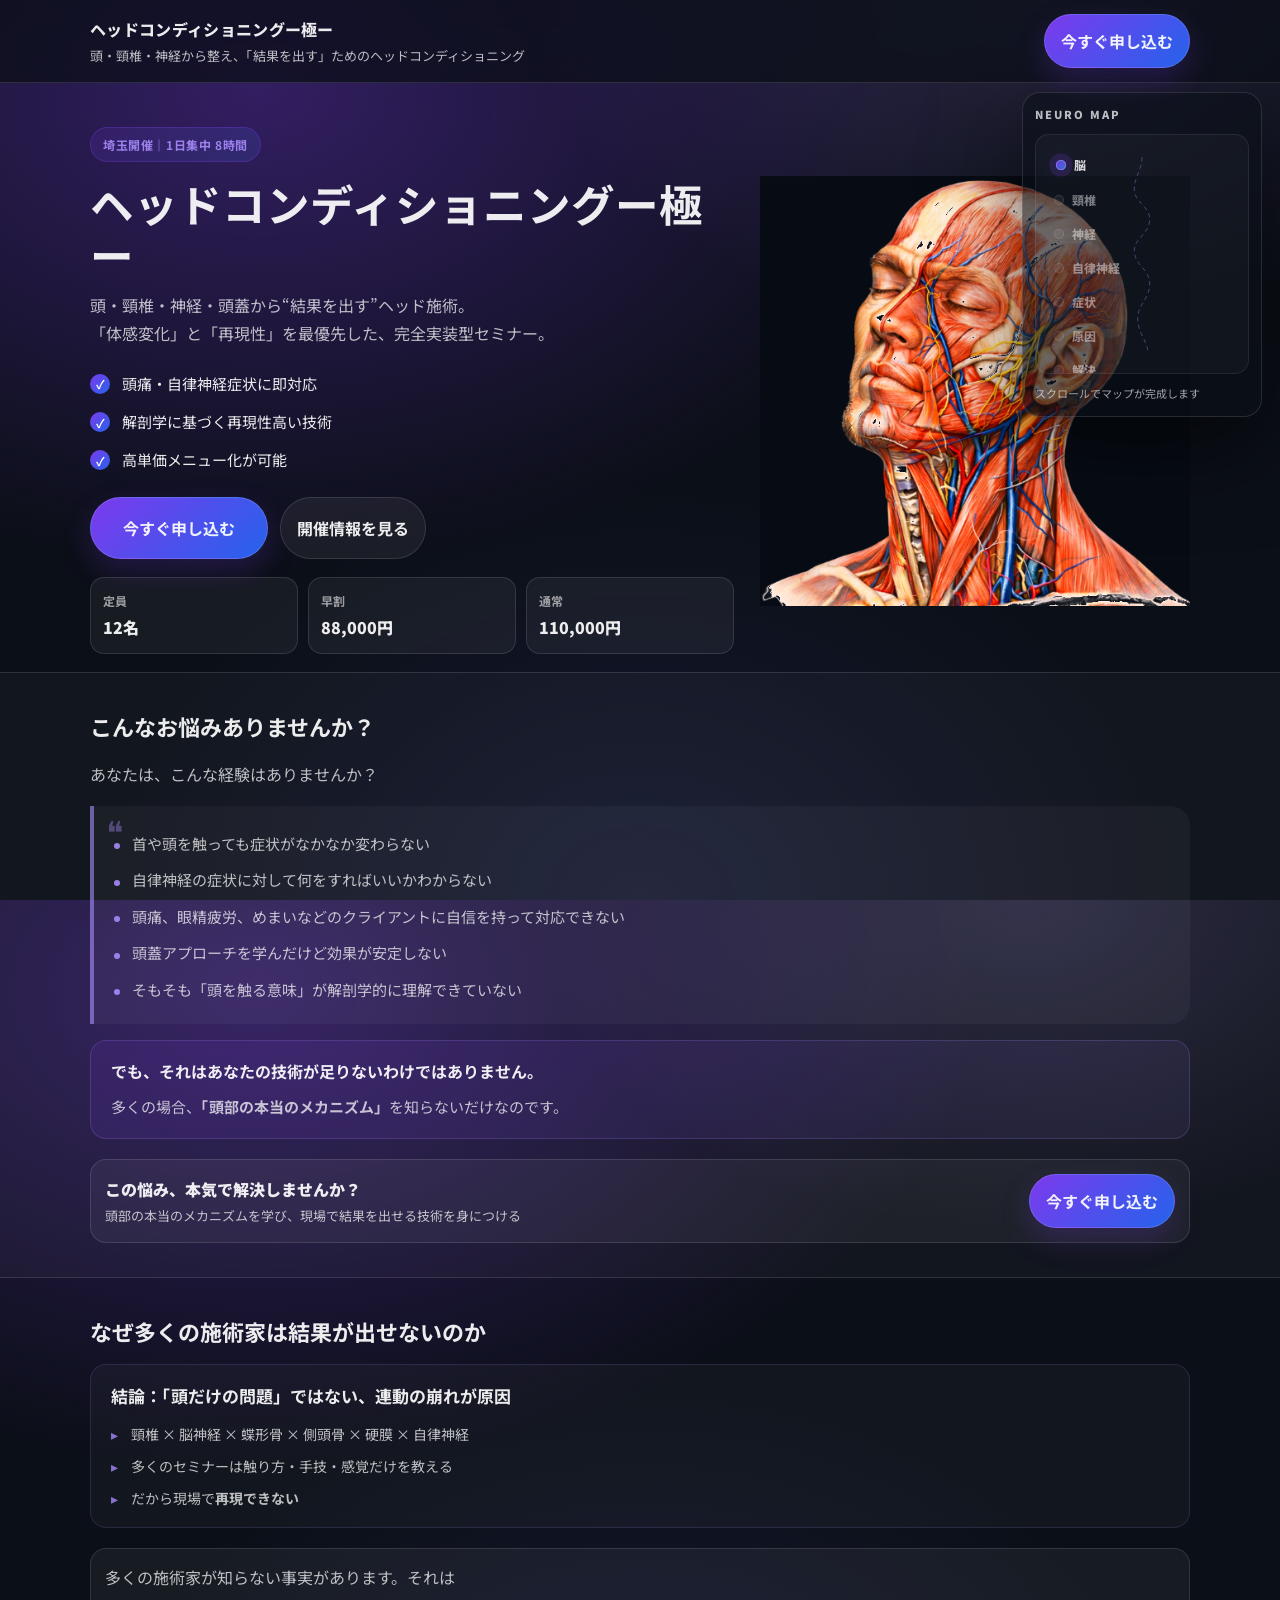
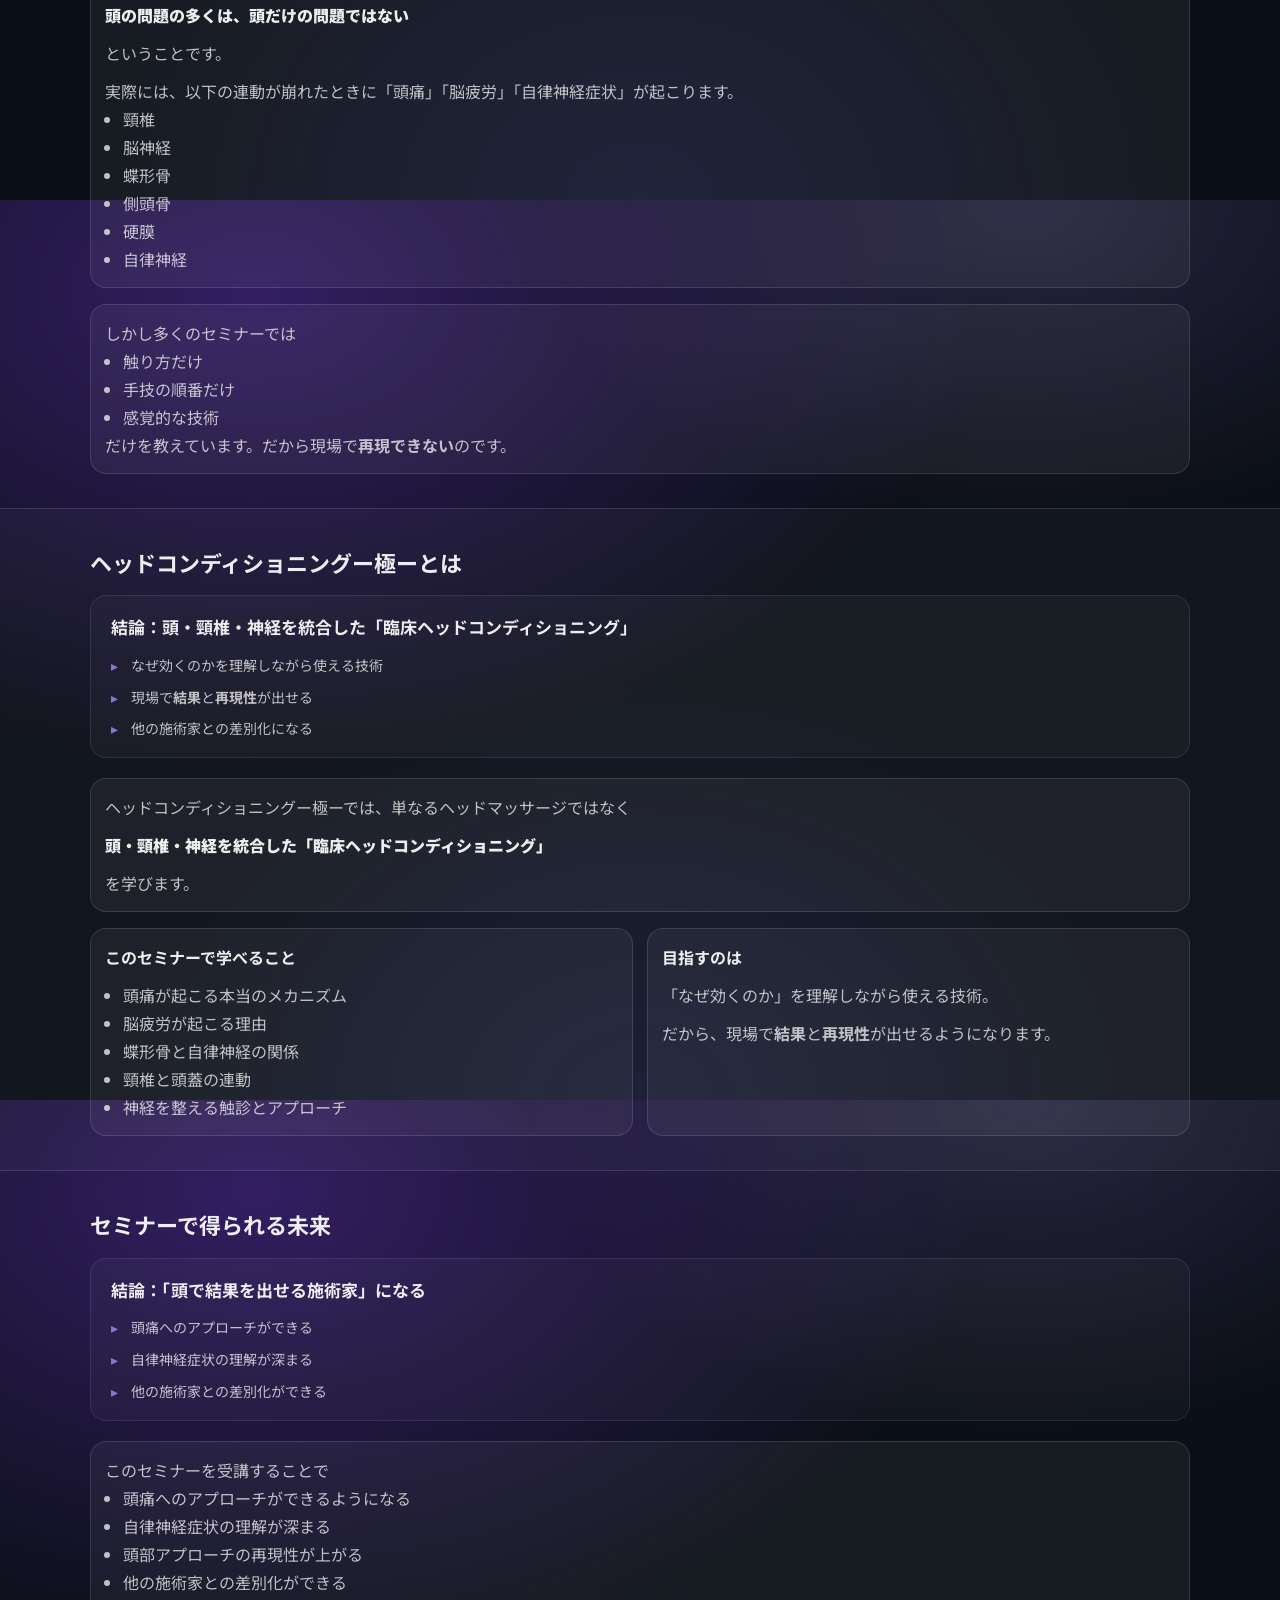
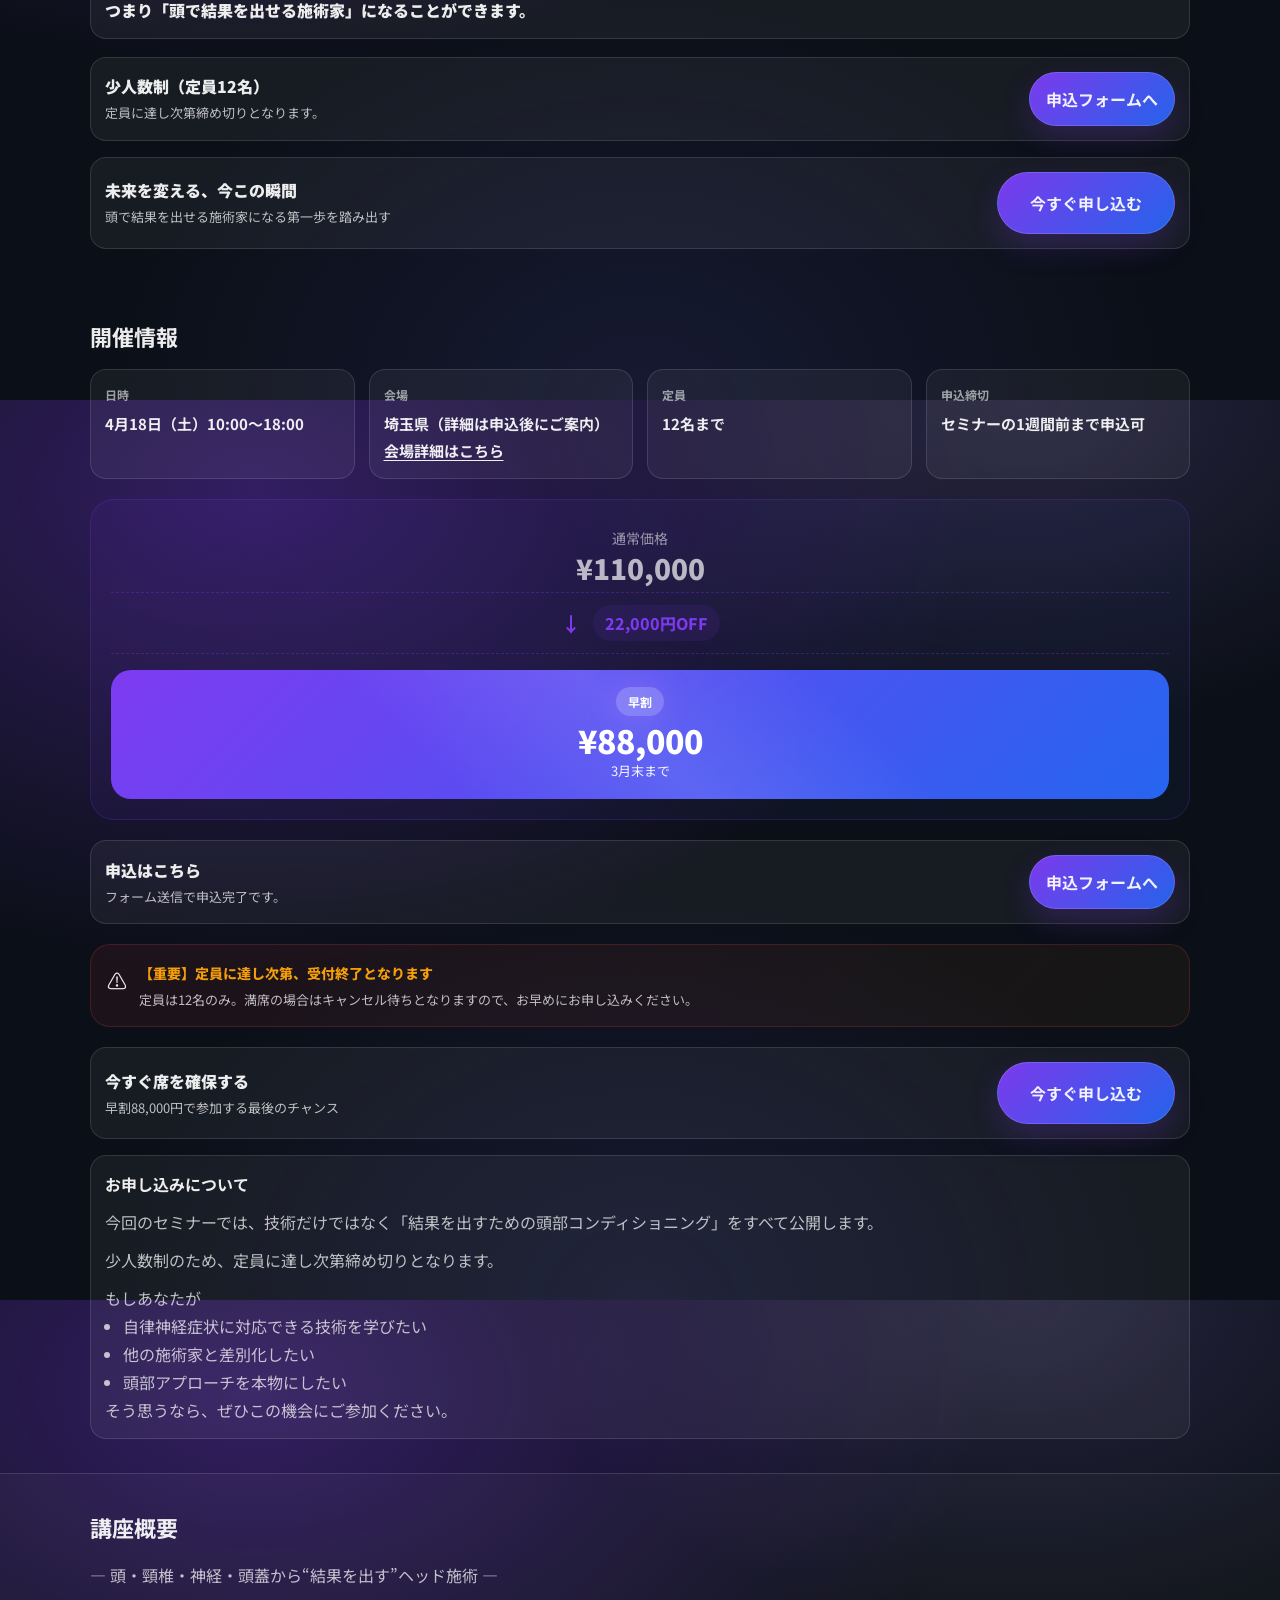
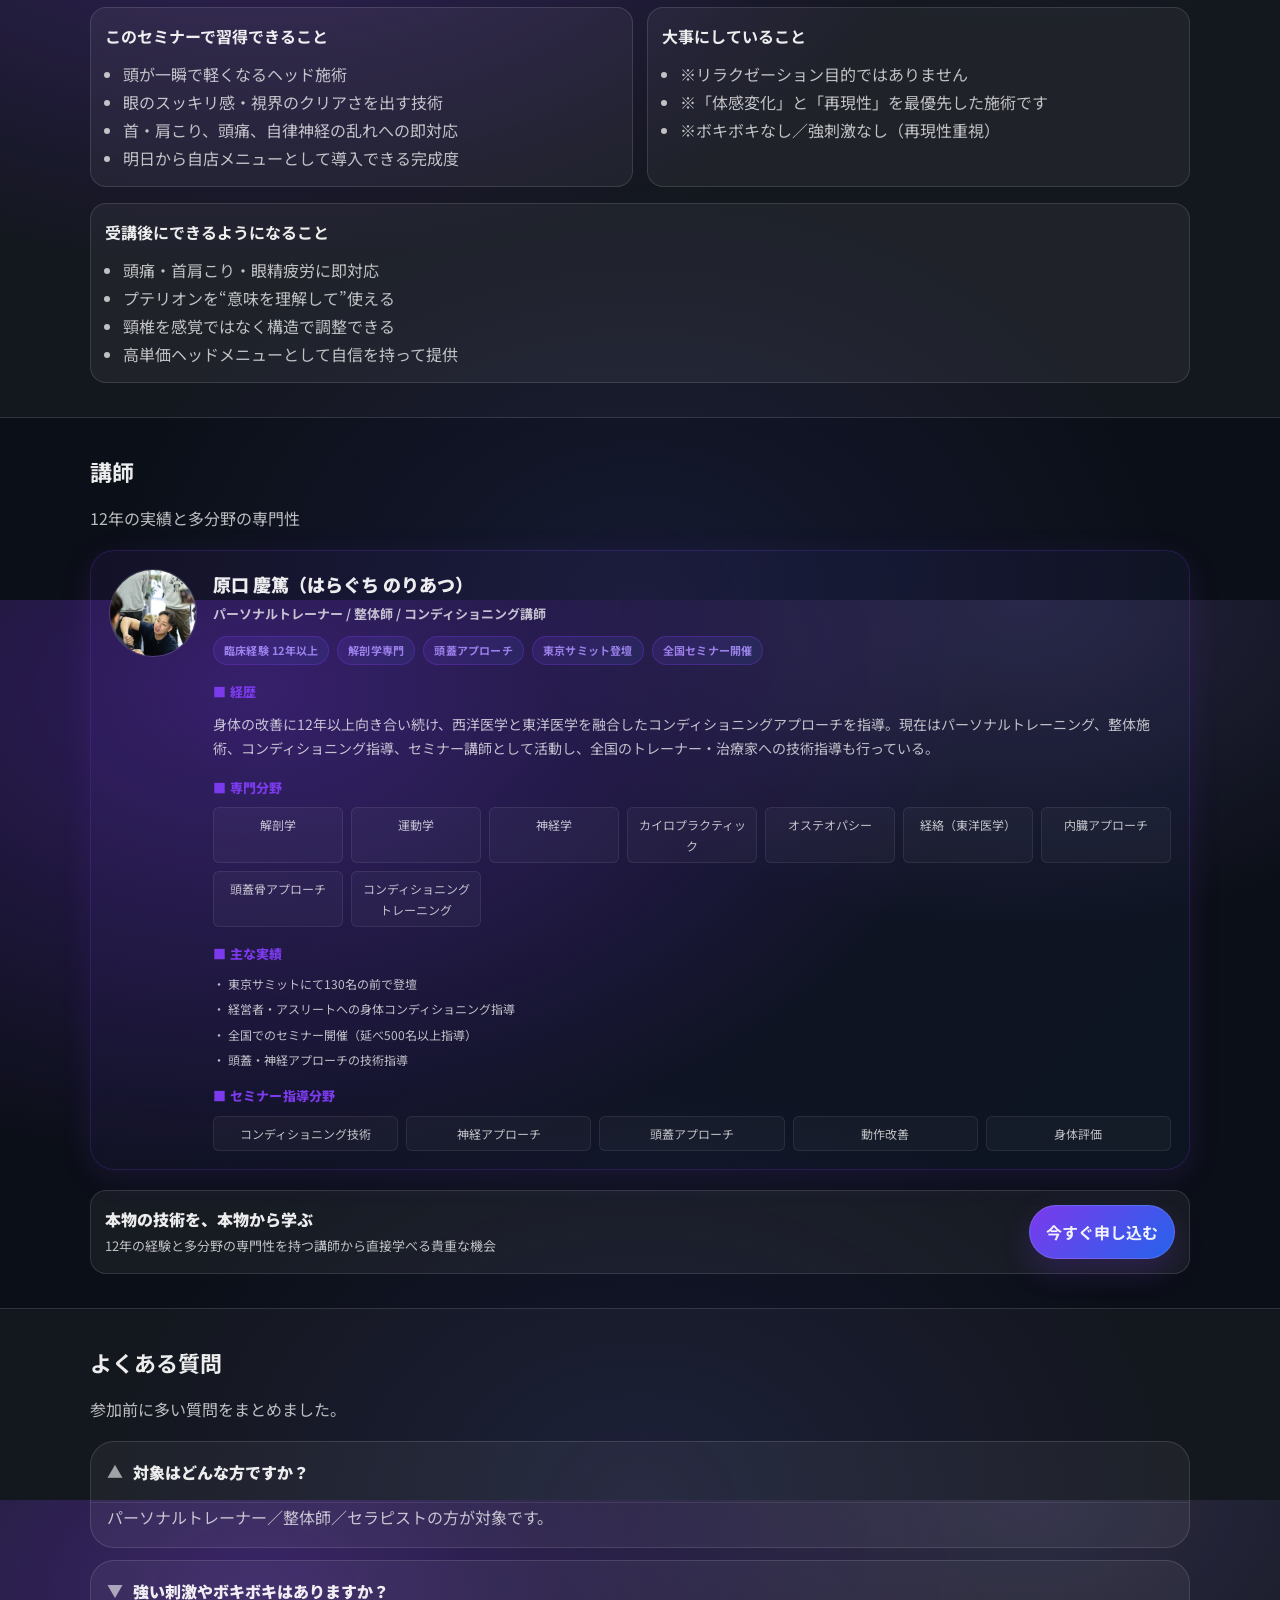
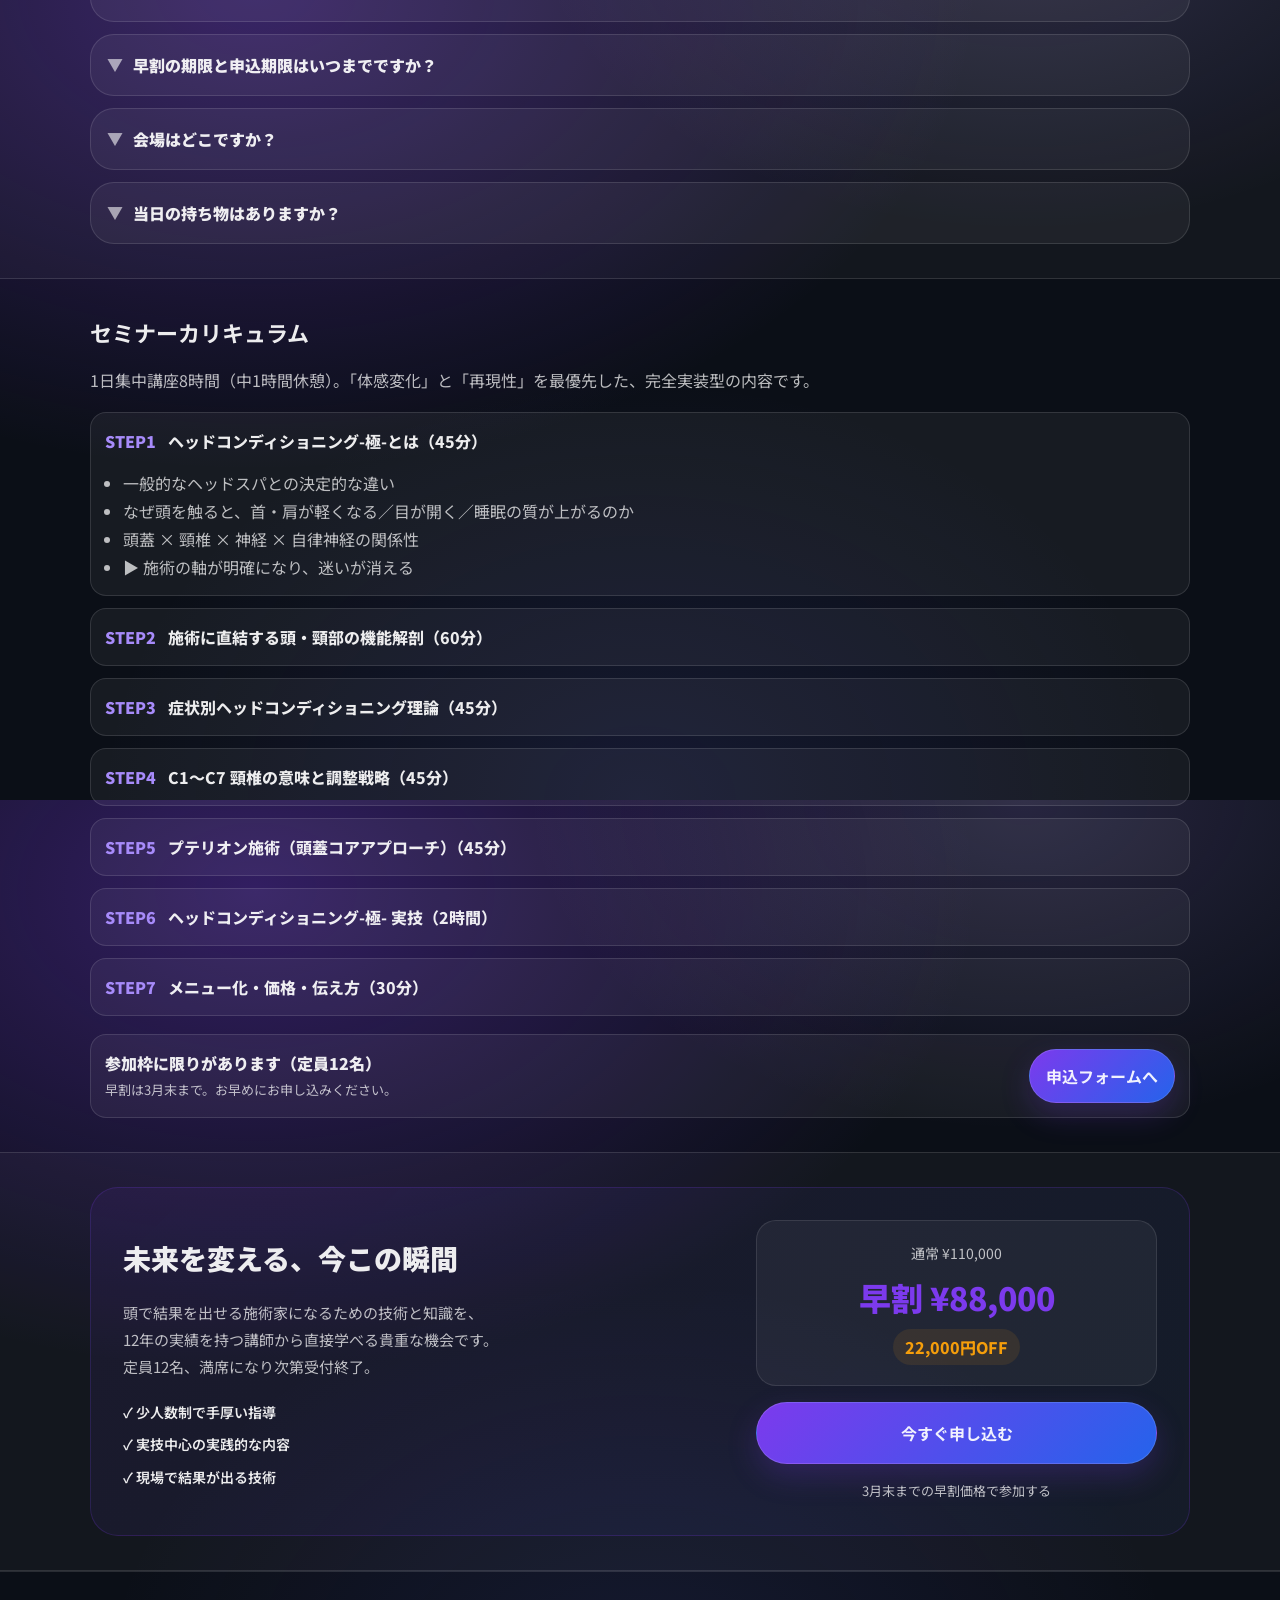
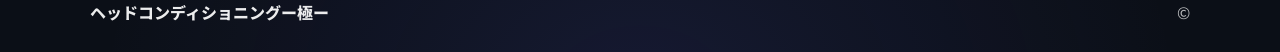
<file: index.html>
<!doctype html>
<html lang="ja">
  <head>
    <meta charset="UTF-8" />
    <meta name="viewport" content="width=device-width, initial-scale=1.0" />
    <title>ヘッドコンディショニングー極ー</title>
    <meta name="description" content="頭・頸椎・神経から整え、「結果を出す」ためのヘッドコンディショニング。2026年4月18日 埼玉開催。" />

    <meta property="og:type" content="website" />
    <meta property="og:title" content="ヘッドコンディショニングー極ー" />
    <meta property="og:description" content="頭・頸椎・神経から整え、「結果を出す」ためのヘッドコンディショニング。2026年4月18日 埼玉開催。" />
    <meta property="og:image" content="./norio.jpg" />

    <link rel="preconnect" href="https://fonts.googleapis.com" />
    <link rel="preconnect" href="https://fonts.gstatic.com" crossorigin />
    <link href="https://fonts.googleapis.com/css2?family=Noto+Sans+JP:wght@400;500;600;700&display=swap" rel="stylesheet" />
    <link rel="stylesheet" href="./style.css" />
  </head>
  <body>
    <div class="cinematic" id="cinematic" aria-hidden="true">
      <div class="cinematic-bg"></div>
      <div class="cinematic-inner">
        <div class="cinematic-kicker">頭・頸椎・神経から整える</div>
        <div class="cinematic-title">ヘッドコンディショニングー極ー</div>
        <div class="cinematic-sub">Neuro Map Experience</div>
      </div>
    </div>

    <div class="neuro-layer" aria-hidden="true">
      <div class="neuro-noise"></div>
      <div class="neuro-map" id="neuroMap">
        <div class="neuro-map-title">NEURO MAP</div>
        <div class="neuro-map-visual">
          <svg class="neuro-svg" viewBox="0 0 220 520" fill="none" xmlns="http://www.w3.org/2000/svg">
            <path class="neuro-path" d="M110 34 C110 62 92 80 92 108 C92 140 128 148 128 178 C128 214 92 222 92 252 C92 286 128 296 128 328 C128 366 100 378 100 410 C100 448 124 464 124 492" />
          </svg>
          <div class="neuro-nodes">
            <div class="neuro-node" data-step="brain"><span class="neuro-dot"></span><span class="neuro-label">脳</span></div>
            <div class="neuro-node" data-step="cervical"><span class="neuro-dot"></span><span class="neuro-label">頸椎</span></div>
            <div class="neuro-node" data-step="nerve"><span class="neuro-dot"></span><span class="neuro-label">神経</span></div>
            <div class="neuro-node" data-step="autonomic"><span class="neuro-dot"></span><span class="neuro-label">自律神経</span></div>
            <div class="neuro-node" data-step="symptom"><span class="neuro-dot"></span><span class="neuro-label">症状</span></div>
            <div class="neuro-node" data-step="cause"><span class="neuro-dot"></span><span class="neuro-label">原因</span></div>
            <div class="neuro-node" data-step="solve"><span class="neuro-dot"></span><span class="neuro-label">解決</span></div>
          </div>
        </div>
        <div class="neuro-map-foot">スクロールでマップが完成します</div>
      </div>
    </div>

    <header class="site-header">
      <div class="container header-inner">
        <div class="brand">
          <div class="brand-title">ヘッドコンディショニングー極ー</div>
          <div class="brand-subtitle">頭・頸椎・神経から整え、「結果を出す」ためのヘッドコンディショニング</div>
        </div>
        <div class="header-cta">
          <a class="btn btn-primary" href="https://forms.gle/gZYYmqRgoV2mNjo98" target="_blank" rel="noreferrer">今すぐ申し込む</a>
        </div>
      </div>
    </header>

    <main>
      <section class="hero" data-neuro-anchor="brain" data-reveal>
        <div class="container hero-inner">
          <div class="hero-copy">
            <div class="hero-badge">埼玉開催｜1日集中 8時間</div>
            <h1>ヘッドコンディショニングー極ー</h1>
            <p class="lead">頭・頸椎・神経・頭蓋から“結果を出す”ヘッド施術。<br />「体感変化」と「再現性」を最優先した、完全実装型セミナー。</p>

            <div class="hero-highlights">
              <div class="highlight-item">
                <div class="highlight-icon">✓</div>
                <div class="highlight-text">頭痛・自律神経症状に即対応</div>
              </div>
              <div class="highlight-item">
                <div class="highlight-icon">✓</div>
                <div class="highlight-text">解剖学に基づく再現性高い技術</div>
              </div>
              <div class="highlight-item">
                <div class="highlight-icon">✓</div>
                <div class="highlight-text">高単価メニュー化が可能</div>
              </div>
            </div>

            <div class="hero-actions">
              <a class="btn btn-primary btn-large" href="https://forms.gle/gZYYmqRgoV2mNjo98" target="_blank" rel="noreferrer">今すぐ申し込む</a>
              <a class="btn btn-ghost" href="#details">開催情報を見る</a>
            </div>

            <div class="badges">
              <div class="badge">
                <div class="badge-title">定員</div>
                <div class="badge-value">12名</div>
              </div>
              <div class="badge badge-featured">
                <div class="badge-title">早割</div>
                <div class="badge-value">88,000円</div>
              </div>
              <div class="badge">
                <div class="badge-title">通常</div>
                <div class="badge-value">110,000円</div>
              </div>
            </div>
          </div>

          <div class="hero-media" aria-hidden="true">
            <img id="heroImage" src="./toukeibu.png" alt="頭部・頸部の解剖図" />
          </div>
        </div>
      </section>

      <section class="section section-muted" data-neuro-anchor="cervical" data-reveal>
        <div class="container">
          <h2>こんなお悩みありませんか？</h2>
          <p class="lead-2">あなたは、こんな経験はありませんか？</p>

          <div class="story-quote">
            <div class="story-quote-icon">❝</div>
            <div class="story-quote-body">
              <ul class="list list-spaced">
                <li>首や頭を触っても症状がなかなか変わらない</li>
                <li>自律神経の症状に対して何をすればいいかわからない</li>
                <li>頭痛、眼精疲労、めまいなどのクライアントに自信を持って対応できない</li>
                <li>頭蓋アプローチを学んだけど効果が安定しない</li>
                <li>そもそも「頭を触る意味」が解剖学的に理解できていない</li>
              </ul>
            </div>
          </div>

          <div class="story-benefit">
            <div class="story-benefit-title">でも、それはあなたの技術が足りないわけではありません。</div>
            <div class="story-benefit-desc">多くの場合、<strong>「頭部の本当のメカニズム」</strong>を知らないだけなのです。</div>
          </div>

          <div class="cta-band" style="margin-top: 20px;">
            <div class="cta-band-copy">
              <div class="cta-band-title">この悩み、本気で解決しませんか？</div>
              <div class="cta-band-desc">頭部の本当のメカニズムを学び、現場で結果を出せる技術を身につける</div>
            </div>
            <div class="cta-band-actions">
              <a class="btn btn-primary" href="https://forms.gle/gZYYmqRgoV2mNjo98" target="_blank" rel="noreferrer">今すぐ申し込む</a>
            </div>
          </div>
        </div>
      </section>

      <section class="section" data-neuro-anchor="nerve" data-reveal>
        <div class="container">
          <h2>なぜ多くの施術家は結果が出せないのか</h2>
          <div class="story-lead">
            <div class="story-lead-conclusion">結論：「頭だけの問題」ではない、連動の崩れが原因</div>
            <div class="story-lead-points">
              <div class="story-point">頸椎 × 脳神経 × 蝶形骨 × 側頭骨 × 硬膜 × 自律神経</div>
              <div class="story-point">多くのセミナーは触り方・手技・感覚だけを教える</div>
              <div class="story-point">だから現場で<strong>再現できない</strong></div>
            </div>
          </div>

          <div class="panel">
            <p class="copy">多くの施術家が知らない事実があります。それは</p>
            <p class="copy" style="font-weight: 900; color: var(--text);">頭の問題の多くは、頭だけの問題ではない</p>
            <p class="copy">ということです。</p>
            <p class="copy">実際には、以下の連動が崩れたときに「頭痛」「脳疲労」「自律神経症状」が起こります。</p>
            <ul class="list">
              <li>頸椎</li>
              <li>脳神経</li>
              <li>蝶形骨</li>
              <li>側頭骨</li>
              <li>硬膜</li>
              <li>自律神経</li>
            </ul>
          </div>

          <div class="panel" style="margin-top: 16px;">
            <p class="copy">しかし多くのセミナーでは</p>
            <ul class="list">
              <li>触り方だけ</li>
              <li>手技の順番だけ</li>
              <li>感覚的な技術</li>
            </ul>
            <p class="copy">だけを教えています。だから現場で<strong>再現できない</strong>のです。</p>
          </div>
        </div>
      </section>

      <section class="section section-muted" data-neuro-anchor="autonomic" data-reveal>
        <div class="container">
          <h2>ヘッドコンディショニングー極ーとは</h2>
          <div class="story-lead">
            <div class="story-lead-conclusion">結論：頭・頸椎・神経を統合した「臨床ヘッドコンディショニング」</div>
            <div class="story-lead-points">
              <div class="story-point">なぜ効くのかを理解しながら使える技術</div>
              <div class="story-point">現場で<strong>結果</strong>と<strong>再現性</strong>が出せる</div>
              <div class="story-point">他の施術家との差別化になる</div>
            </div>
          </div>

          <div class="panel">
            <p class="copy">ヘッドコンディショニングー極ーでは、単なるヘッドマッサージではなく</p>
            <p class="copy" style="font-weight: 900; color: var(--text);">頭・頸椎・神経を統合した「臨床ヘッドコンディショニング」</p>
            <p class="copy">を学びます。</p>
          </div>

          <div class="grid two" style="margin-top: 16px;">
            <div class="panel">
              <h3>このセミナーで学べること</h3>
              <ul class="list">
                <li>頭痛が起こる本当のメカニズム</li>
                <li>脳疲労が起こる理由</li>
                <li>蝶形骨と自律神経の関係</li>
                <li>頸椎と頭蓋の連動</li>
                <li>神経を整える触診とアプローチ</li>
              </ul>
            </div>
            <div class="panel">
              <h3>目指すのは</h3>
              <p class="copy">「なぜ効くのか」を理解しながら使える技術。</p>
              <p class="copy">だから、現場で<strong>結果</strong>と<strong>再現性</strong>が出せるようになります。</p>
            </div>
          </div>
        </div>
      </section>

      <section class="section" data-neuro-anchor="symptom" data-reveal>
        <div class="container">
          <h2>セミナーで得られる未来</h2>
          <div class="story-lead">
            <div class="story-lead-conclusion">結論：「頭で結果を出せる施術家」になる</div>
            <div class="story-lead-points">
              <div class="story-point">頭痛へのアプローチができる</div>
              <div class="story-point">自律神経症状の理解が深まる</div>
              <div class="story-point">他の施術家との差別化ができる</div>
            </div>
          </div>

          <div class="panel">
            <p class="copy">このセミナーを受講することで</p>
            <ul class="list">
              <li>頭痛へのアプローチができるようになる</li>
              <li>自律神経症状の理解が深まる</li>
              <li>頭部アプローチの再現性が上がる</li>
              <li>他の施術家との差別化ができる</li>
            </ul>
            <p class="copy" style="font-weight: 900; color: var(--text);">つまり「頭で結果を出せる施術家」になることができます。</p>
          </div>

          <div class="cta-band" style="margin-top: 18px;">
            <div class="cta-band-copy">
              <div class="cta-band-title">少人数制（定員12名）</div>
              <div class="cta-band-desc">定員に達し次第締め切りとなります。</div>
            </div>
            <div class="cta-band-actions">
              <a class="btn btn-primary" href="https://forms.gle/gZYYmqRgoV2mNjo98" target="_blank" rel="noreferrer">申込フォームへ</a>
            </div>
          </div>

          <div class="cta-band" style="margin-top: 16px;">
            <div class="cta-band-copy">
              <div class="cta-band-title">未来を変える、今この瞬間</div>
              <div class="cta-band-desc">頭で結果を出せる施術家になる第一歩を踏み出す</div>
            </div>
            <div class="cta-band-actions">
              <a class="btn btn-primary btn-large" href="https://forms.gle/gZYYmqRgoV2mNjo98" target="_blank" rel="noreferrer">今すぐ申し込む</a>
            </div>
          </div>
        </div>
      </section>

      <section id="details" class="section" data-neuro-anchor="cause" data-reveal>
        <div class="container">
          <h2>開催情報</h2>

          <div class="grid cards">
            <div class="card">
              <div class="card-title">日時</div>
              <div class="card-body">4月18日（土）10:00〜18:00</div>
            </div>
            <div class="card">
              <div class="card-title">会場</div>
              <div class="card-body">
                埼玉県（詳細は申込後にご案内）<br />
                <a class="inline-link" href="https://share.google/bUKfe7lSC5FQgB48R" target="_blank" rel="noreferrer">会場詳細はこちら</a>
              </div>
            </div>
            <div class="card">
              <div class="card-title">定員</div>
              <div class="card-body">12名まで</div>
            </div>
            <div class="card">
              <div class="card-title">申込締切</div>
              <div class="card-body">セミナーの1週間前まで申込可</div>
            </div>
          </div>

          <div class="pricing-card" data-price-drama>
            <div class="pricing-header">
              <div class="pricing-original">通常価格</div>
              <div class="pricing-price" data-count-to="110000">¥110,000</div>
            </div>
            <div class="pricing-divider">
              <div class="pricing-arrow">↓</div>
              <div class="pricing-discount">22,000円OFF</div>
            </div>
            <div class="pricing-featured">
              <div class="pricing-badge">早割</div>
              <div class="pricing-price" data-count-to="88000">¥88,000</div>
              <div class="pricing-note">3月末まで</div>
            </div>
          </div>

          <div class="cta-band">
            <div class="cta-band-copy">
              <div class="cta-band-title">申込はこちら</div>
              <div class="cta-band-desc">フォーム送信で申込完了です。</div>
            </div>
            <div class="cta-band-actions">
              <a class="btn btn-primary" href="https://forms.gle/gZYYmqRgoV2mNjo98" target="_blank" rel="noreferrer">申込フォームへ</a>
            </div>
          </div>

          <div class="scarcity-notice">
            <div class="scarcity-icon">⚠️</div>
            <div class="scarcity-text">
              <div class="scarcity-title">【重要】定員に達し次第、受付終了となります</div>
              <div class="scarcity-desc">定員は12名のみ。満席の場合はキャンセル待ちとなりますので、お早めにお申し込みください。</div>
            </div>
          </div>

          <div class="cta-band" style="margin-top: 20px;">
            <div class="cta-band-copy">
              <div class="cta-band-title">今すぐ席を確保する</div>
              <div class="cta-band-desc">早割88,000円で参加する最後のチャンス</div>
            </div>
            <div class="cta-band-actions">
              <a class="btn btn-primary btn-large" href="https://forms.gle/gZYYmqRgoV2mNjo98" target="_blank" rel="noreferrer">今すぐ申し込む</a>
            </div>
          </div>

          <div class="panel" style="margin-top: 16px;">
            <h3>お申し込みについて</h3>
            <p class="copy">今回のセミナーでは、技術だけではなく「結果を出すための頭部コンディショニング」をすべて公開します。</p>
            <p class="copy">少人数制のため、定員に達し次第締め切りとなります。</p>
            <p class="copy">もしあなたが</p>
            <ul class="list">
              <li>自律神経症状に対応できる技術を学びたい</li>
              <li>他の施術家と差別化したい</li>
              <li>頭部アプローチを本物にしたい</li>
            </ul>
            <p class="copy">そう思うなら、ぜひこの機会にご参加ください。</p>
          </div>
        </div>
      </section>

      <section class="section section-muted">
        <div class="container">
          <h2>講座概要</h2>
          <p class="lead-2">― 頭・頸椎・神経・頭蓋から“結果を出す”ヘッド施術 ―</p>

          <div class="grid two">
            <div class="panel">
              <h3>このセミナーで習得できること</h3>
              <ul class="list">
                <li>頭が一瞬で軽くなるヘッド施術</li>
                <li>眼のスッキリ感・視界のクリアさを出す技術</li>
                <li>首・肩こり、頭痛、自律神経の乱れへの即対応</li>
                <li>明日から自店メニューとして導入できる完成度</li>
              </ul>
            </div>

            <div class="panel">
              <h3>大事にしていること</h3>
              <ul class="list">
                <li>※リラクゼーション目的ではありません</li>
                <li>※「体感変化」と「再現性」を最優先した施術です</li>
                <li>※ボキボキなし／強刺激なし（再現性重視）</li>
              </ul>
            </div>
          </div>

          <div class="panel" style="margin-top: 16px;">
            <h3>受講後にできるようになること</h3>
            <ul class="list">
              <li>頭痛・首肩こり・眼精疲労に即対応</li>
              <li>プテリオンを“意味を理解して”使える</li>
              <li>頸椎を感覚ではなく構造で調整できる</li>
              <li>高単価ヘッドメニューとして自信を持って提供</li>
            </ul>
          </div>
        </div>
      </section>

      <section class="section">
        <div class="container">
          <h2>講師</h2>
          <p class="lead-2">12年の実績と多分野の専門性</p>

          <div class="profile-card profile-premium">
            <div class="profile-avatar">
              <img src="./norio.jpg" alt="" />
            </div>
            <div class="profile-main">
              <div class="profile-name">原口 慶篤（はらぐち のりあつ）</div>
              <div class="profile-role">パーソナルトレーナー / 整体師 / コンディショニング講師</div>
              
              <div class="profile-badges">
                <div class="profile-badge">臨床経験 12年以上</div>
                <div class="profile-badge">解剖学専門</div>
                <div class="profile-badge">頭蓋アプローチ</div>
                <div class="profile-badge">東京サミット登壇</div>
                <div class="profile-badge">全国セミナー開催</div>
              </div>

              <div class="profile-section">
                <div class="profile-section-title">■ 経歴</div>
                <div class="profile-text">
                  身体の改善に12年以上向き合い続け、西洋医学と東洋医学を融合したコンディショニングアプローチを指導。現在はパーソナルトレーニング、整体施術、コンディショニング指導、セミナー講師として活動し、全国のトレーナー・治療家への技術指導も行っている。
                </div>
              </div>

              <div class="profile-section">
                <div class="profile-section-title">■ 専門分野</div>
                <div class="profile-grid">
                  <div class="profile-item">解剖学</div>
                  <div class="profile-item">運動学</div>
                  <div class="profile-item">神経学</div>
                  <div class="profile-item">カイロプラクティック</div>
                  <div class="profile-item">オステオパシー</div>
                  <div class="profile-item">経絡（東洋医学）</div>
                  <div class="profile-item">内臓アプローチ</div>
                  <div class="profile-item">頭蓋骨アプローチ</div>
                  <div class="profile-item">コンディショニングトレーニング</div>
                </div>
              </div>

              <div class="profile-section">
                <div class="profile-section-title">■ 主な実績</div>
                <div class="profile-achievements">
                  <div class="achievement-item">・ 東京サミットにて130名の前で登壇</div>
                  <div class="achievement-item">・ 経営者・アスリートへの身体コンディショニング指導</div>
                  <div class="achievement-item">・ 全国でのセミナー開催（延べ500名以上指導）</div>
                  <div class="achievement-item">・ 頭蓋・神経アプローチの技術指導</div>
                </div>
              </div>

              <div class="profile-section">
                <div class="profile-section-title">■ セミナー指導分野</div>
                <div class="profile-grid">
                  <div class="profile-item">コンディショニング技術</div>
                  <div class="profile-item">神経アプローチ</div>
                  <div class="profile-item">頭蓋アプローチ</div>
                  <div class="profile-item">動作改善</div>
                  <div class="profile-item">身体評価</div>
                </div>
              </div>
            </div>
          </div>

          <div class="cta-band" style="margin-top: 20px;">
            <div class="cta-band-copy">
              <div class="cta-band-title">本物の技術を、本物から学ぶ</div>
              <div class="cta-band-desc">12年の経験と多分野の専門性を持つ講師から直接学べる貴重な機会</div>
            </div>
            <div class="cta-band-actions">
              <a class="btn btn-primary" href="https://forms.gle/gZYYmqRgoV2mNjo98" target="_blank" rel="noreferrer">今すぐ申し込む</a>
            </div>
          </div>
        </div>
      </section>

      <section class="section section-muted">
        <div class="container">
          <h2>よくある質問</h2>
          <p class="lead-2">参加前に多い質問をまとめました。</p>

          <div class="faq">
            <details class="faq-item" open>
              <summary>対象はどんな方ですか？</summary>
              <div class="faq-body">パーソナルトレーナー／整体師／セラピストの方が対象です。</div>
            </details>

            <details class="faq-item">
              <summary>強い刺激やボキボキはありますか？</summary>
              <div class="faq-body">ありません。ボキボキなし／強刺激なしで、再現性を重視した内容です。</div>
            </details>

            <details class="faq-item">
              <summary>早割の期限と申込期限はいつまでですか？</summary>
              <div class="faq-body">早割は3月末まで。申込期限は開催1週間前までです（定員に達し次第、受付終了）。</div>
            </details>

            <details class="faq-item">
              <summary>会場はどこですか？</summary>
              <div class="faq-body">
                埼玉県内の会場で開催します。<a class="inline-link" href="https://share.google/bUKfe7lSC5FQgB48R" target="_blank" rel="noreferrer">会場詳細はこちら</a>
              </div>
            </details>

            <details class="faq-item">
              <summary>当日の持ち物はありますか？</summary>
              <div class="faq-body">動きやすい服装（実技ができるもの）をご用意ください。筆記用具もあると安心です。</div>
            </details>
          </div>
        </div>
      </section>

      <section class="section" data-neuro-anchor="solve" data-reveal>
        <div class="container">
          <h2>セミナーカリキュラム</h2>
          <p class="lead-2">1日集中講座8時間（中1時間休憩）。「体感変化」と「再現性」を最優先した、完全実装型の内容です。</p>

          <div class="steps">
            <details class="step" open>
              <summary>
                <span class="step-kicker">STEP1</span>
                <span class="step-title">ヘッドコンディショニング-極-とは（45分）</span>
              </summary>
              <div class="step-body">
                <ul class="list">
                  <li>一般的なヘッドスパとの決定的な違い</li>
                  <li>なぜ頭を触ると、首・肩が軽くなる／目が開く／睡眠の質が上がるのか</li>
                  <li>頭蓋 × 頸椎 × 神経 × 自律神経の関係性</li>
                  <li>▶︎ 施術の軸が明確になり、迷いが消える</li>
                </ul>
              </div>
            </details>

            <details class="step">
              <summary>
                <span class="step-kicker">STEP2</span>
                <span class="step-title">施術に直結する頭・頸部の機能解剖（60分）</span>
              </summary>
              <div class="step-body">
                <ul class="list">
                  <li>頭皮・頭蓋（前頭骨／側頭骨／後頭骨）の役割</li>
                  <li>後頭下筋群と頭の重さの関係</li>
                  <li>神経（特に三叉神経・迷走神経）とヘッド施術</li>
                  <li>頸椎（C1〜C7）と症状の関係性</li>
                  <li>▶︎ 「なぜそこを触るのか」を説明できるようになる</li>
                </ul>
              </div>
            </details>

            <details class="step">
              <summary>
                <span class="step-kicker">STEP3</span>
                <span class="step-title">症状別ヘッドコンディショニング理論（45分）</span>
              </summary>
              <div class="step-body">
                <div class="mini-title">対応できる代表症状</div>
                <ul class="list">
                  <li>片頭痛／緊張性頭痛</li>
                  <li>慢性的な首・肩こり</li>
                  <li>症状ごとの「優先部位」「触れてはいけないポイント」「施術順」</li>
                  <li>▶︎ 症状に合わせた“組み立て施術”が可能に</li>
                </ul>
              </div>
            </details>

            <details class="step">
              <summary>
                <span class="step-kicker">STEP4</span>
                <span class="step-title">C1〜C7 頸椎の意味と調整戦略（45分）</span>
              </summary>
              <div class="step-body">
                <ul class="list">
                  <li>C1〜C7それぞれが持つ身体・神経的意味</li>
                  <li>頸椎から読み取れる、ストレス状態／呼吸の浅さ／自律神経の偏り</li>
                  <li>優先して調整すべき頸椎の見極め方</li>
                  <li>▶︎ 感覚ではなく、根拠を持って頸椎を触れる</li>
                </ul>
              </div>
            </details>

            <details class="step">
              <summary>
                <span class="step-kicker">STEP5</span>
                <span class="step-title">プテリオン施術（頭蓋コアアプローチ）（45分）</span>
              </summary>
              <div class="step-body">
                <ul class="list">
                  <li>プテリオン：前頭骨・側頭骨・蝶形骨・頭頂骨が交差する頭蓋の要ポイント</li>
                  <li>側頭／眼／顎／脳疲労に変化が出やすい核となる技術</li>
                  <li>▶︎ 「ここを触ると一気に変わる」核となる技術</li>
                </ul>
              </div>
            </details>

            <details class="step">
              <summary>
                <span class="step-kicker">STEP6</span>
                <span class="step-title">ヘッドコンディショニング-極- 実技（2時間）</span>
              </summary>
              <div class="step-body">
                <ul class="list">
                  <li>施術前評価（頭・目・首・呼吸）</li>
                  <li>頭皮・頭蓋アプローチ／プテリオン施術</li>
                  <li>後頭下筋群・頸椎調整／自律神経を整える最終アプローチ</li>
                  <li>▶︎ 20〜30分で“結果が出る流れ”を完全習得</li>
                </ul>
              </div>
            </details>

            <details class="step">
              <summary>
                <span class="step-kicker">STEP7</span>
                <span class="step-title">メニュー化・価格・伝え方（30分）</span>
              </summary>
              <div class="step-body">
                <ul class="list">
                  <li>メニュー構成例（単体／他メニューとの組み合わせ）</li>
                  <li>クライアントへの説明テンプレート</li>
                  <li>▶︎ 学びで終わらせず、売上に直結</li>
                </ul>
              </div>
            </details>
          </div>

          <div class="cta-band" style="margin-top: 18px;">
            <div class="cta-band-copy">
              <div class="cta-band-title">参加枠に限りがあります（定員12名）</div>
              <div class="cta-band-desc">早割は3月末まで。お早めにお申し込みください。</div>
            </div>
            <div class="cta-band-actions">
              <a class="btn btn-primary" href="https://forms.gle/gZYYmqRgoV2mNjo98" target="_blank" rel="noreferrer">申込フォームへ</a>
            </div>
          </div>
        </div>
      </section>

      <!-- Final CTA Section -->
      <section class="section section-muted">
        <div class="container">
          <div class="final-cta">
            <div class="final-cta-content">
              <h2>未来を変える、今この瞬間</h2>
              <p class="final-cta-desc">
                頭で結果を出せる施術家になるための技術と知識を、<br>
                12年の実績を持つ講師から直接学べる貴重な機会です。<br>
                定員12名、満席になり次第受付終了。
              </p>
              <div class="final-cta-features">
                <div class="final-feature">✓ 少人数制で手厚い指導</div>
                <div class="final-feature">✓ 実技中心の実践的な内容</div>
                <div class="final-feature">✓ 現場で結果が出る技術</div>
              </div>
            </div>
            <div class="final-cta-actions">
              <div class="final-cta-pricing">
                <div class="final-price-original">通常 ¥110,000</div>
                <div class="final-price-featured">早割 ¥88,000</div>
                <div class="final-price-save">22,000円OFF</div>
              </div>
              <a class="btn btn-primary btn-large btn-block" href="https://forms.gle/gZYYmqRgoV2mNjo98" target="_blank" rel="noreferrer">
                今すぐ申し込む
              </a>
              <div class="final-cta-note">3月末までの早割価格で参加する</div>
            </div>
          </div>
        </div>
      </section>
    </main>

    <footer class="footer">
      <div class="container footer-inner">
        <div class="footer-title">ヘッドコンディショニングー極ー</div>
        <div class="footer-sub">©</div>
      </div>
    </footer>

    <script>
      (() => {
        const img = document.getElementById('heroImage');
        if (!img) return;

        const makeTransparentAndCrop = () => {
          try {
            const canvas = document.createElement('canvas');
            const ctx = canvas.getContext('2d');
            if (!ctx) return;

            const w = img.naturalWidth;
            const h = img.naturalHeight;
            if (!w || !h) return;

            canvas.width = w;
            canvas.height = h;
            ctx.drawImage(img, 0, 0);

            const imageData = ctx.getImageData(0, 0, w, h);
            const data = imageData.data;

            const threshold = 220;
            const margin = 12;

            let minX = w;
            let minY = h;
            let maxX = 0;
            let maxY = 0;
            let hasContent = false;

            for (let i = 0; i < data.length; i += 4) {
              const r = data[i];
              const g = data[i + 1];
              const b = data[i + 2];
              const max = Math.max(r, g, b);
              const min = Math.min(r, g, b);
              const range = max - min;
              const bright = (r + g + b) / 3;

              const isAlmostGray = range <= 26;
              const isBright = bright >= threshold;

              if (isBright && isAlmostGray) {
                if (bright >= 245) {
                  data[i + 3] = 0;
                } else {
                  const t = (bright - threshold) / (245 - threshold);
                  data[i + 3] = Math.round(255 * (1 - t) * (1 - t));
                }
              }

              if (data[i + 3] > 8) {
                const px = (i / 4) % w;
                const py = Math.floor(i / 4 / w);
                if (px < minX) minX = px;
                if (py < minY) minY = py;
                if (px > maxX) maxX = px;
                if (py > maxY) maxY = py;
                hasContent = true;
              }
            }

            ctx.putImageData(imageData, 0, 0);

            if (!hasContent) {
              img.src = canvas.toDataURL('image/png');
              return;
            }

            minX = Math.max(0, minX - margin);
            minY = Math.max(0, minY - margin);
            maxX = Math.min(w - 1, maxX + margin);
            maxY = Math.min(h - 1, maxY + margin);

            const cw = maxX - minX + 1;
            const ch = maxY - minY + 1;

            const out = document.createElement('canvas');
            out.width = cw;
            out.height = ch;
            const outCtx = out.getContext('2d');
            if (!outCtx) {
              img.src = canvas.toDataURL('image/png');
              return;
            }
            outCtx.drawImage(canvas, minX, minY, cw, ch, 0, 0, cw, ch);
            img.src = out.toDataURL('image/png');
          } catch (_) {
          }
        };

        if (img.complete) {
          makeTransparentAndCrop();
        } else {
          img.addEventListener('load', makeTransparentAndCrop, { once: true });
        }
      })();

      (() => {
        const seenKey = 'neuro_lp_seen_v1';
        const cinematic = document.getElementById('cinematic');
        const prefersReduced = window.matchMedia && window.matchMedia('(prefers-reduced-motion: reduce)').matches;

        const markSeen = () => {
          try { localStorage.setItem(seenKey, '1'); } catch (_) {}
        };

        const hasSeen = () => {
          try { return localStorage.getItem(seenKey) === '1'; } catch (_) { return false; }
        };

        if (cinematic) {
          const skip = prefersReduced || hasSeen();
          if (skip) {
            cinematic.style.display = 'none';
          } else {
            window.setTimeout(() => {
              cinematic.classList.add('is-out');
              window.setTimeout(() => {
                cinematic.style.display = 'none';
              }, 900);
            }, 2300);
            markSeen();
          }
        }

        const anchors = Array.from(document.querySelectorAll('[data-neuro-anchor]'));
        const map = document.getElementById('neuroMap');
        const nodes = map ? Array.from(map.querySelectorAll('.neuro-node')) : [];
        const setActive = (step) => {
          if (!map) return;
          map.setAttribute('data-active', step);
          nodes.forEach((n) => {
            n.classList.toggle('is-active', n.getAttribute('data-step') === step);
          });
        };

        const revealEls = Array.from(document.querySelectorAll('[data-reveal]'));
        const io = new IntersectionObserver((entries) => {
          entries.forEach((e) => {
            if (e.isIntersecting) {
              e.target.classList.add('is-in');
            }
          });
        }, { rootMargin: '0px 0px -10% 0px', threshold: 0.12 });

        revealEls.forEach((el) => io.observe(el));

        const neuroIo = new IntersectionObserver((entries) => {
          const visible = entries
            .filter((e) => e.isIntersecting)
            .sort((a, b) => (b.intersectionRatio - a.intersectionRatio));
          if (!visible.length) return;
          const step = visible[0].target.getAttribute('data-neuro-anchor');
          if (step) setActive(step);
        }, { rootMargin: '-10% 0px -55% 0px', threshold: [0.12, 0.22, 0.35, 0.5] });

        anchors.forEach((el) => neuroIo.observe(el));

        if (anchors.length) {
          const first = anchors[0].getAttribute('data-neuro-anchor');
          if (first) setActive(first);
        }

        const priceCard = document.querySelector('[data-price-drama]');
        const countEls = Array.from(document.querySelectorAll('[data-count-to]'));

        const formatJPY = (n) => {
          try {
            return '¥' + Math.round(n).toLocaleString('ja-JP');
          } catch (_) {
            return '¥' + String(Math.round(n));
          }
        };

        const animateCount = (el, to) => {
          const prefers = window.matchMedia && window.matchMedia('(prefers-reduced-motion: reduce)').matches;
          if (prefers) {
            el.textContent = formatJPY(to);
            return;
          }

          const from = 0;
          const dur = 900;
          const start = performance.now();
          const tick = (now) => {
            const t = Math.min(1, (now - start) / dur);
            const eased = 1 - Math.pow(1 - t, 3);
            const v = from + (to - from) * eased;
            el.textContent = formatJPY(v);
            if (t < 1) requestAnimationFrame(tick);
          };
          requestAnimationFrame(tick);
        };

        let priceRan = false;
        if (priceCard) {
          const priceIo = new IntersectionObserver((entries) => {
            entries.forEach((e) => {
              if (!e.isIntersecting || priceRan) return;
              priceRan = true;
              priceCard.classList.add('is-drama');
              countEls.forEach((el) => {
                const to = Number(el.getAttribute('data-count-to') || '0');
                if (Number.isFinite(to) && to > 0) animateCount(el, to);
              });
              priceIo.disconnect();
            });
          }, { threshold: 0.35 });

          priceIo.observe(priceCard);
        }
      })();
    </script>
  </body>
</html>
</file>
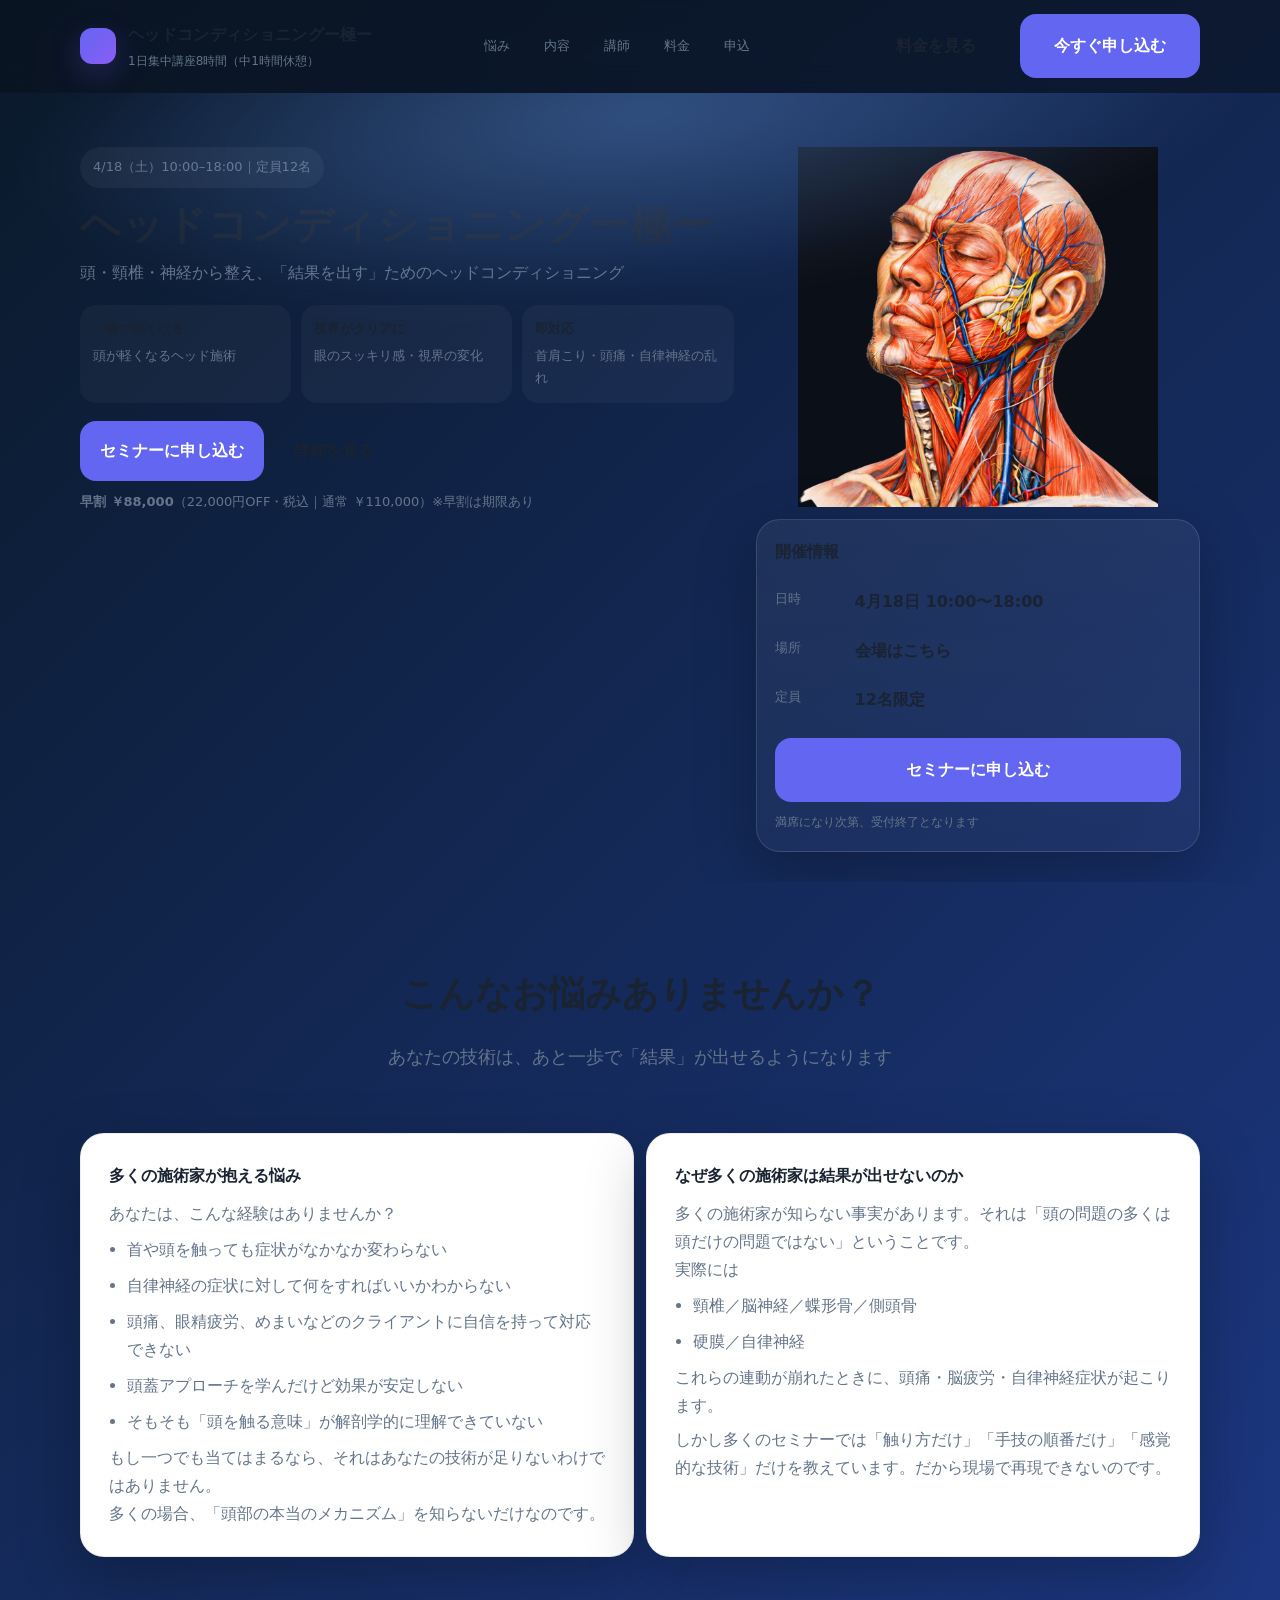
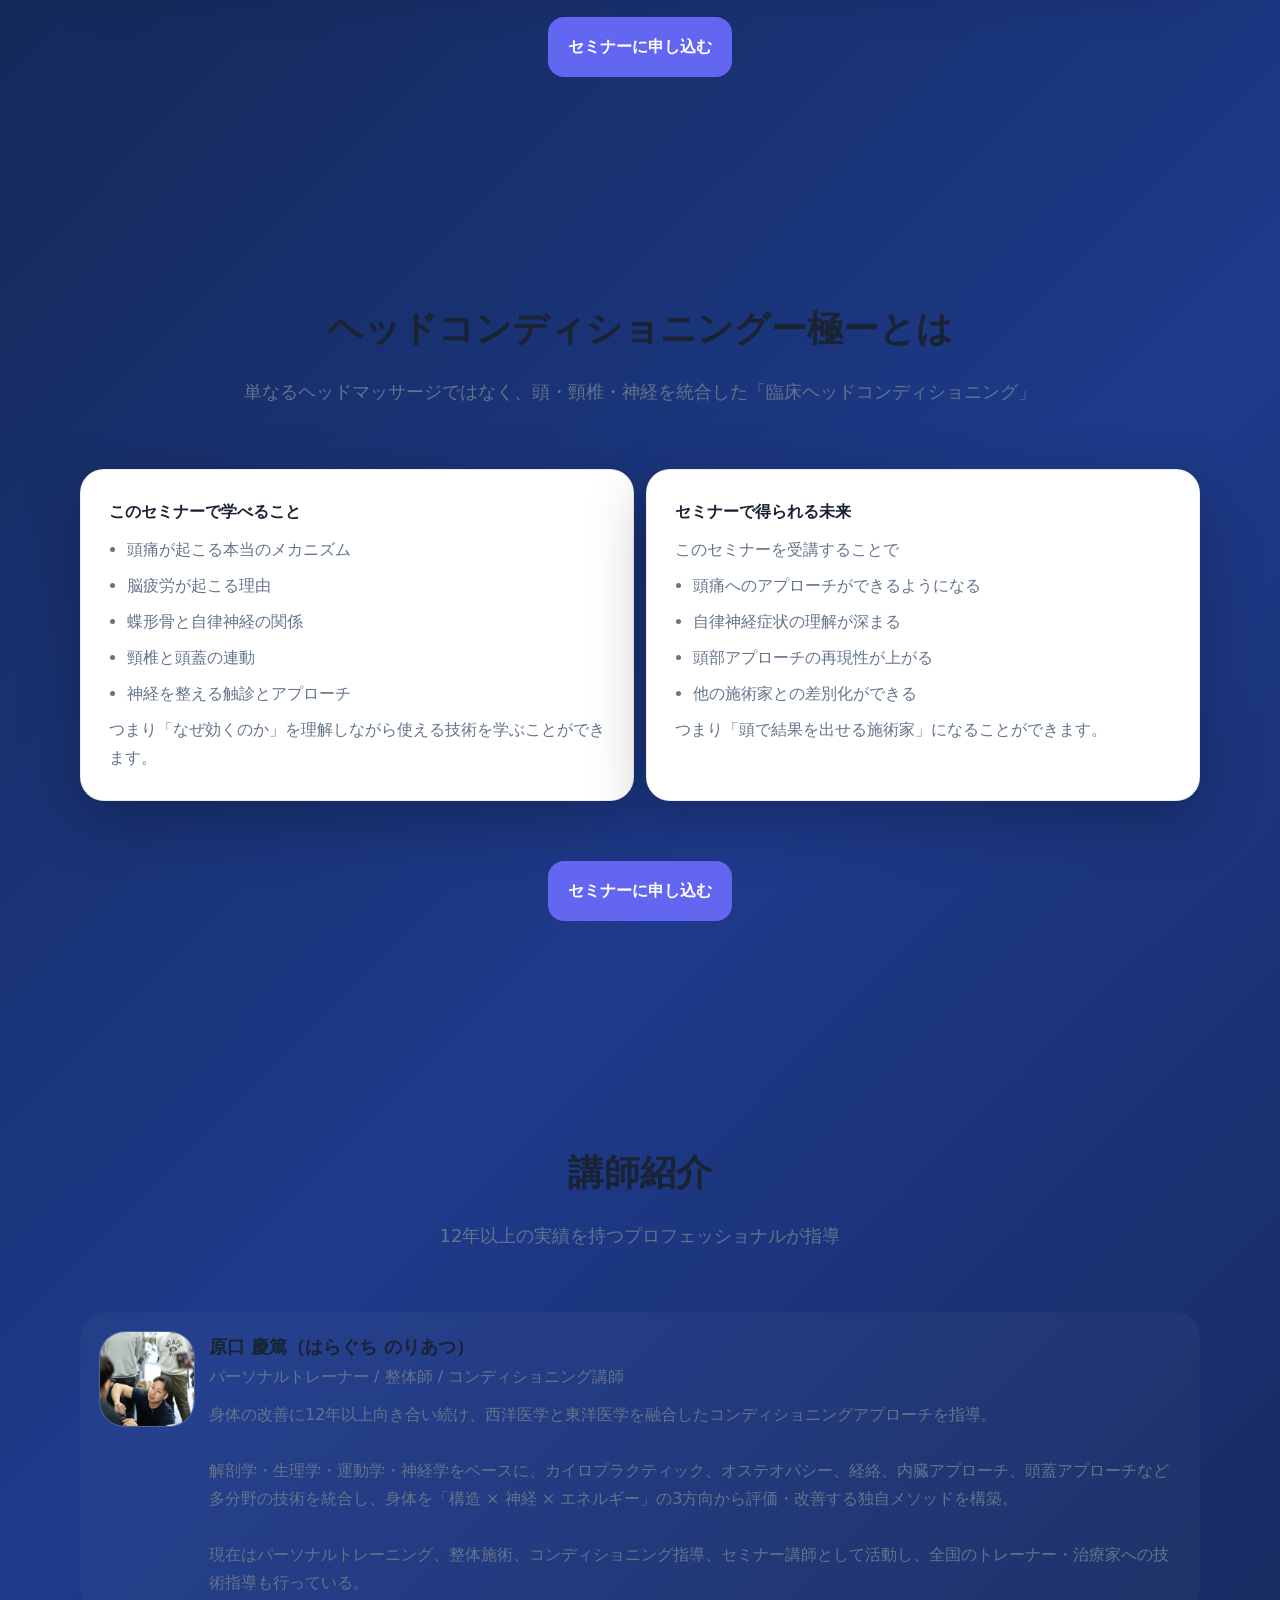
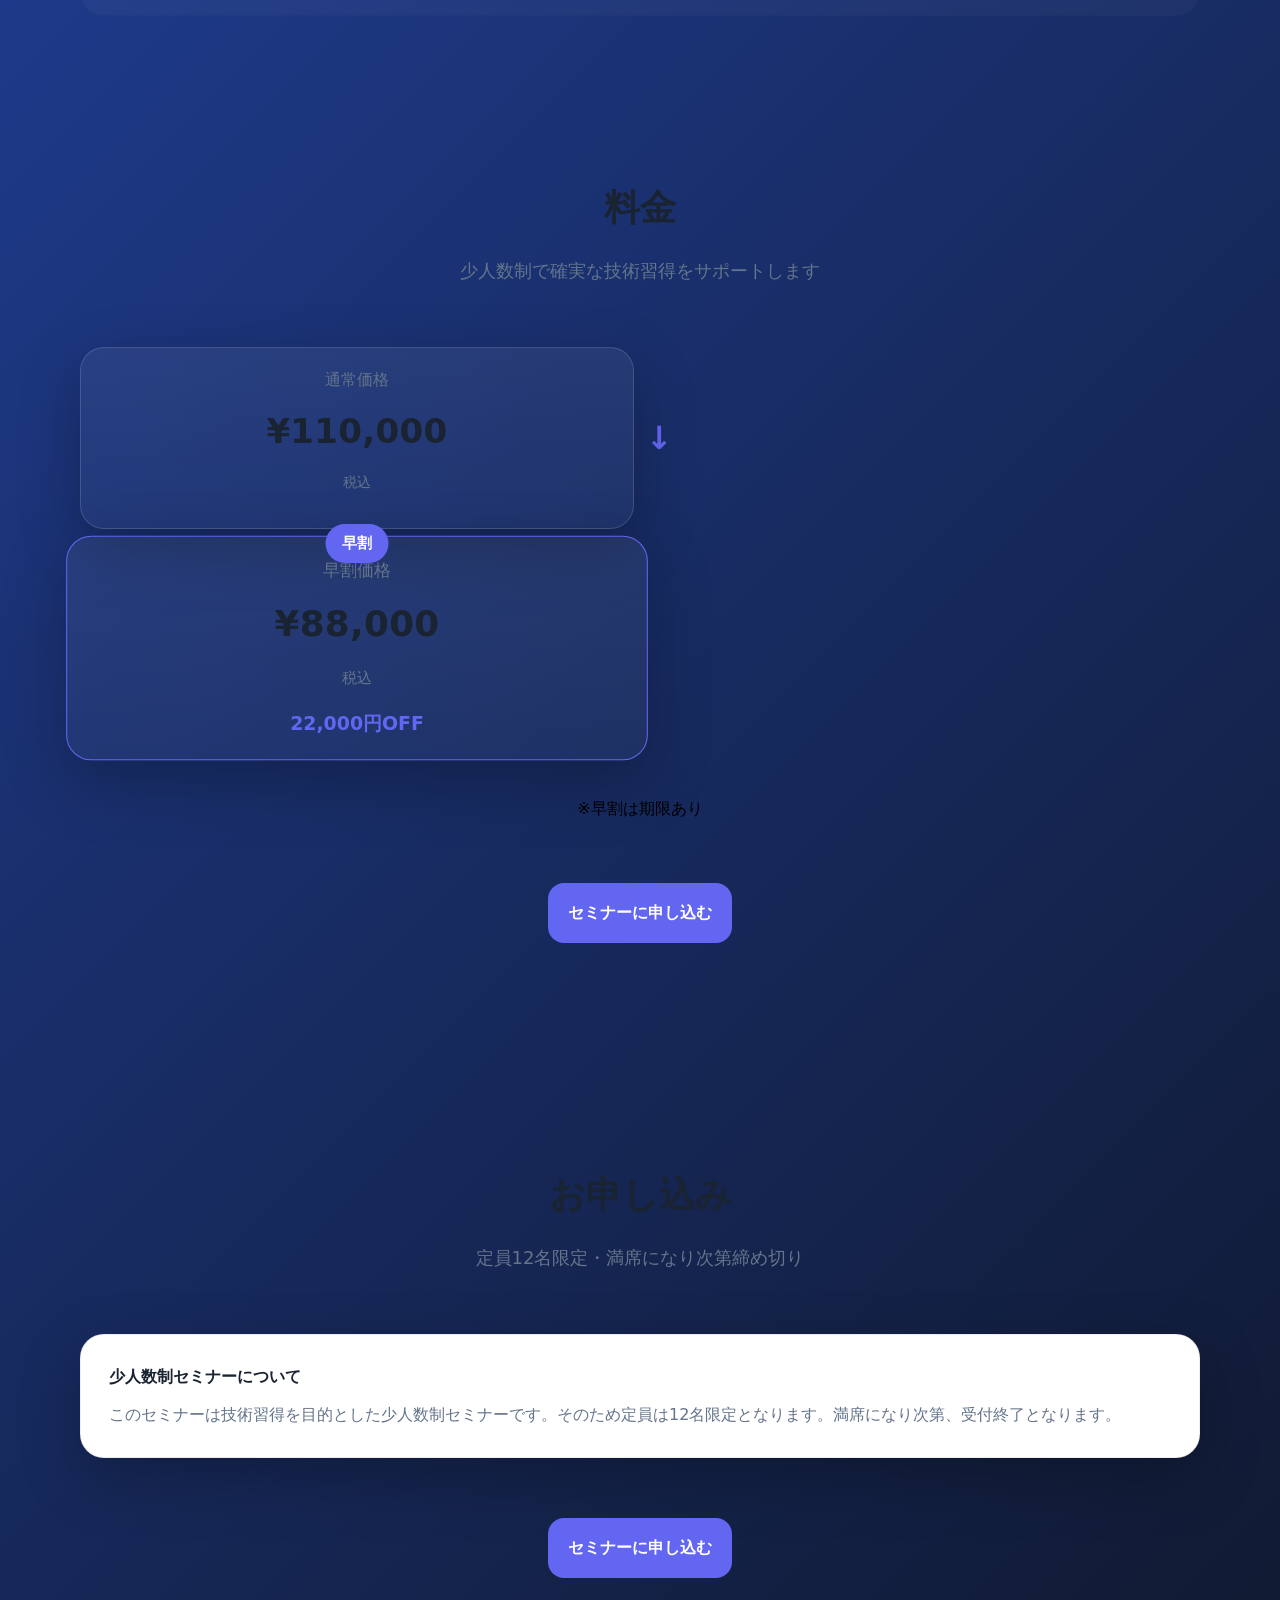
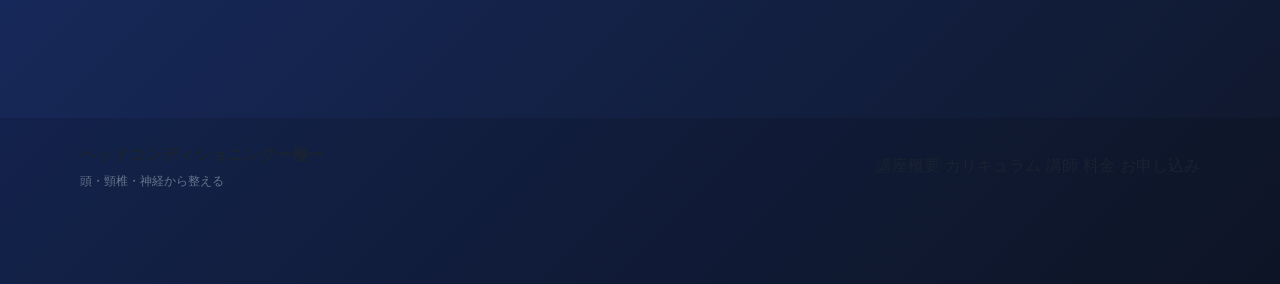
<file: index_redesigned.html>
<!doctype html>
<html lang="ja">
<head>
  <meta charset="utf-8" />
  <meta name="viewport" content="width=device-width, initial-scale=1" />
  <meta name="theme-color" content="#0a1929" />
  <title>ヘッドコンディショニングー極ー｜4/18 10:00-18:00</title>
  <meta name="description" content="頭・頸椎・神経から整え、「結果を出す」ためのヘッドコンディショニング。4月18日開催。早割 ￥88,000（22,000円OFF・税込）。" />
  <link rel="stylesheet" href="./styles.css" />
</head>
<body>
  <a class="skip-link" href="#main">本文へスキップ</a>

  <header class="site-header">
    <div class="container header-inner">
      <div class="brand" aria-label="講座LP">
        <div class="brand-mark" aria-hidden="true"></div>
        <div class="brand-text">
          <div class="brand-title">ヘッドコンディショニングー極ー</div>
          <div class="brand-sub">1日集中講座8時間（中1時間休憩）</div>
        </div>
      </div>

      <nav class="header-nav" aria-label="ページ内ナビゲーション">
        <a href="#about">悩み</a>
        <a href="#curriculum">内容</a>
        <a href="#instructor">講師</a>
        <a href="#price">料金</a>
        <a href="#apply">申込</a>
      </nav>

      <div class="header-cta">
        <a class="btn btn-ghost" href="#price">料金を見る</a>
        <a class="btn btn-primary" href="https://forms.gle/gZYYmqRgoV2mNjo98" target="_blank" rel="noopener noreferrer">今すぐ申し込む</a>
      </div>
    </div>
  </header>

  <main id="main">
    <section class="hero">
      <div class="container hero-inner">
        <div class="hero-copy">
          <div class="badge">4/18（土）10:00–18:00｜定員12名</div>
          <h1 class="hero-title">ヘッドコンディショニングー極ー</h1>
          <p class="hero-lead">頭・頸椎・神経から整え、「結果を出す」ためのヘッドコンディショニング</p>

          <div class="hero-highlights" role="list">
            <div class="highlight" role="listitem">
              <div class="highlight-title">一瞬で軽くなる</div>
              <div class="highlight-text">頭が軽くなるヘッド施術</div>
            </div>
            <div class="highlight" role="listitem">
              <div class="highlight-title">視界がクリアに</div>
              <div class="highlight-text">眼のスッキリ感・視界の変化</div>
            </div>
            <div class="highlight" role="listitem">
              <div class="highlight-title">即対応</div>
              <div class="highlight-text">首肩こり・頭痛・自律神経の乱れ</div>
            </div>
          </div>

          <div class="hero-cta">
            <a class="btn btn-primary btn-lg" href="https://forms.gle/gZYYmqRgoV2mNjo98" target="_blank" rel="noopener noreferrer">セミナーに申し込む</a>
            <a class="btn btn-ghost btn-lg" href="#about">詳細を見る</a>
          </div>

          <div class="hero-note">
            <strong>早割 ￥88,000</strong>（22,000円OFF・税込｜通常 ￥110,000）※早割は期限あり
          </div>
        </div>

        <div class="hero-aside" aria-label="ビジュアルと開催情報">
          <div class="hero-visual" aria-label="頭頸部イメージ">
            <img class="hero-visual-img" src="./toukeibu.png" alt="頭頸部の解剖イメージ" loading="lazy" />
          </div>

          <div class="hero-card" aria-label="開催情報サマリー">
            <div class="card">
              <div class="card-title">開催情報</div>
              <dl class="kv">
                <div class="kv-row">
                  <dt>日時</dt>
                  <dd>4月18日 10:00〜18:00</dd>
                </div>
                <div class="kv-row">
                  <dt>場所</dt>
                  <dd><a href="https://share.google/bUKfe7lSC5FQgB48R" target="_blank" rel="noopener noreferrer">会場はこちら</a></dd>
                </div>
                <div class="kv-row">
                  <dt>定員</dt>
                  <dd>12名限定</dd>
                </div>
              </dl>
              <a class="btn btn-primary btn-block" href="https://forms.gle/gZYYmqRgoV2mNjo98" target="_blank" rel="noopener noreferrer">セミナーに申し込む</a>
              <div class="card-foot">満席になり次第、受付終了となります</div>
            </div>
          </div>
        </div>
      </div>

      <div class="hero-bg" aria-hidden="true"></div>
    </section>

    <section class="section" id="about">
      <div class="container">
        <div class="section-head">
          <h2 class="section-title">こんなお悩みありませんか？</h2>
          <p class="section-lead">あなたの技術は、あと一歩で「結果」が出せるようになります</p>
        </div>

        <div class="grid-2">
          <div class="panel">
            <h3 class="panel-title">多くの施術家が抱える悩み</h3>
            <div class="muted">あなたは、こんな経験はありませんか？</div>
            <ul class="list">
              <li>首や頭を触っても症状がなかなか変わらない</li>
              <li>自律神経の症状に対して何をすればいいかわからない</li>
              <li>頭痛、眼精疲労、めまいなどのクライアントに自信を持って対応できない</li>
              <li>頭蓋アプローチを学んだけど効果が安定しない</li>
              <li>そもそも「頭を触る意味」が解剖学的に理解できていない</li>
            </ul>
            <p class="timeline-text">もし一つでも当てはまるなら、それはあなたの技術が足りないわけではありません。<br>多くの場合、「頭部の本当のメカニズム」を知らないだけなのです。</p>
          </div>

          <div class="panel">
            <h3 class="panel-title">なぜ多くの施術家は結果が出せないのか</h3>
            <p class="timeline-text">多くの施術家が知らない事実があります。それは「頭の問題の多くは頭だけの問題ではない」ということです。</p>
            <div class="muted">実際には</div>
            <ul class="list">
              <li>頸椎／脳神経／蝶形骨／側頭骨</li>
              <li>硬膜／自律神経</li>
            </ul>
            <p class="timeline-text">これらの連動が崩れたときに、頭痛・脳疲労・自律神経症状が起こります。</p>
            <p class="timeline-text">しかし多くのセミナーでは「触り方だけ」「手技の順番だけ」「感覚的な技術」だけを教えています。だから現場で再現できないのです。</p>
          </div>
        </div>

        <div class="cta-section">
          <a class="btn btn-primary btn-lg" href="https://forms.gle/gZYYmqRgoV2mNjo98" target="_blank" rel="noopener noreferrer">セミナーに申し込む</a>
        </div>
      </div>
    </section>

    <section class="section" id="curriculum">
      <div class="container">
        <div class="section-head">
          <h2 class="section-title">ヘッドコンディショニングー極ーとは</h2>
          <p class="section-lead">単なるヘッドマッサージではなく、頭・頸椎・神経を統合した「臨床ヘッドコンディショニング」</p>
        </div>

        <div class="grid-2">
          <div class="panel">
            <h3 class="panel-title">このセミナーで学べること</h3>
            <ul class="list">
              <li>頭痛が起こる本当のメカニズム</li>
              <li>脳疲労が起こる理由</li>
              <li>蝶形骨と自律神経の関係</li>
              <li>頸椎と頭蓋の連動</li>
              <li>神経を整える触診とアプローチ</li>
            </ul>
            <p class="timeline-text">つまり「なぜ効くのか」を理解しながら使える技術を学ぶことができます。</p>
          </div>

          <div class="panel">
            <h3 class="panel-title">セミナーで得られる未来</h3>
            <p class="timeline-text">このセミナーを受講することで</p>
            <ul class="list">
              <li>頭痛へのアプローチができるようになる</li>
              <li>自律神経症状の理解が深まる</li>
              <li>頭部アプローチの再現性が上がる</li>
              <li>他の施術家との差別化ができる</li>
            </ul>
            <p class="timeline-text">つまり「頭で結果を出せる施術家」になることができます。</p>
          </div>
        </div>

        <div class="cta-section">
          <a class="btn btn-primary btn-lg" href="https://forms.gle/gZYYmqRgoV2mNjo98" target="_blank" rel="noopener noreferrer">セミナーに申し込む</a>
        </div>
      </div>
    </section>

    <section class="section" id="instructor">
      <div class="container">
        <div class="section-head">
          <h2 class="section-title">講師紹介</h2>
          <p class="section-lead">12年以上の実績を持つプロフェッショナルが指導</p>
        </div>

        <div class="instructor">
          <div class="avatar">
            <img class="avatar-img" src="./norio.jpg" alt="講師写真：原口 慶篤" loading="lazy" />
          </div>
          <div>
            <div class="instructor-name">原口 慶篤（はらぐち のりあつ）</div>
            <div class="muted">パーソナルトレーナー / 整体師 / コンディショニング講師</div>
            <p class="instructor-bio">
              身体の改善に12年以上向き合い続け、西洋医学と東洋医学を融合したコンディショニングアプローチを指導。<br><br>
              解剖学・生理学・運動学・神経学をベースに、カイロプラクティック、オステオパシー、経絡、内臓アプローチ、頭蓋アプローチなど多分野の技術を統合し、身体を「構造 × 神経 × エネルギー」の3方向から評価・改善する独自メソッドを構築。<br><br>
              現在はパーソナルトレーニング、整体施術、コンディショニング指導、セミナー講師として活動し、全国のトレーナー・治療家への技術指導も行っている。
            </p>
          </div>
        </div>
      </div>
    </section>

    <section class="section" id="price">
      <div class="container">
        <div class="section-head">
          <h2 class="section-title">料金</h2>
          <p class="section-lead">少人数制で確実な技術習得をサポートします</p>
        </div>

        <div class="pricing">
          <div class="price-card">
            <div class="price-header">
              <div class="price-label">通常価格</div>
              <div class="price-amount">¥110,000</div>
              <div class="price-note">税込</div>
            </div>
          </div>
          
          <div class="price-arrow">↓</div>
          
          <div class="price-card featured">
            <div class="price-badge">早割</div>
            <div class="price-header">
              <div class="price-label">早割価格</div>
              <div class="price-amount">¥88,000</div>
              <div class="price-note">税込</div>
            </div>
            <div class="price-saving">22,000円OFF</div>
          </div>
        </div>

        <div class="price-note-section">
          <p>※早割は期限あり</p>
        </div>

        <div class="cta-section">
          <a class="btn btn-primary btn-lg" href="https://forms.gle/gZYYmqRgoV2mNjo98" target="_blank" rel="noopener noreferrer">セミナーに申し込む</a>
        </div>
      </div>
    </section>

    <section class="section" id="apply">
      <div class="container">
        <div class="section-head">
          <h2 class="section-title">お申し込み</h2>
          <p class="section-lead">定員12名限定・満席になり次第締め切り</p>
        </div>

        <div class="panel">
          <h3 class="panel-title">少人数制セミナーについて</h3>
          <p class="timeline-text">このセミナーは技術習得を目的とした少人数制セミナーです。そのため定員は12名限定となります。満席になり次第、受付終了となります。</p>
        </div>

        <div class="cta-section">
          <a class="btn btn-primary btn-lg" href="https://forms.gle/gZYYmqRgoV2mNjo98" target="_blank" rel="noopener noreferrer">セミナーに申し込む</a>
        </div>
      </div>
    </section>

  </main>

  <footer class="site-footer">
    <div class="container footer-inner">
      <div class="footer-brand">
        <div class="brand-title">ヘッドコンディショニングー極ー</div>
        <div class="brand-sub">頭・頸椎・神経から整える</div>
      </div>
      <div class="footer-links">
        <a href="#about">講座概要</a>
        <a href="#curriculum">カリキュラム</a>
        <a href="#instructor">講師</a>
        <a href="#price">料金</a>
        <a href="#apply">お申し込み</a>
      </div>
    </div>
  </footer>
</body>
</html>
</file>
<file: style.css>
:root {
  --bg: #0b0f17;
  --surface: rgba(255, 255, 255, 0.06);
  --surface-2: rgba(255, 255, 255, 0.09);
  --border: rgba(255, 255, 255, 0.12);
  --text: rgba(255, 255, 255, 0.92);
  --muted: rgba(255, 255, 255, 0.72);
  --muted-2: rgba(255, 255, 255, 0.58);
  --primary: #7c3aed;
  --primary-2: #a78bfa;
  --shadow: 0 20px 60px rgba(0, 0, 0, 0.45);
  --radius: 16px;
}

* { box-sizing: border-box; }
html, body { height: 100%; }

body {
  margin: 0;
  font-family: "Noto Sans JP", system-ui, -apple-system, Segoe UI, Roboto, sans-serif;
  color: var(--text);
  background:
    radial-gradient(1200px 800px at 20% 10%, rgba(124, 58, 237, 0.35), transparent 60%),
    radial-gradient(900px 600px at 80% 0%, rgba(167, 139, 250, 0.18), transparent 55%),
    radial-gradient(900px 700px at 50% 100%, rgba(99, 102, 241, 0.12), transparent 60%),
    var(--bg);
  line-height: 1.75;
}

a { color: inherit; text-decoration: none; }
img { max-width: 100%; display: block; }

.container {
  width: min(1100px, calc(100% - 40px));
  margin: 0 auto;
}

.site-header {
  position: sticky;
  top: 0;
  z-index: 20;
  background: rgba(11, 15, 23, 0.72);
  backdrop-filter: blur(14px);
  border-bottom: 1px solid var(--border);
}

.header-inner {
  display: flex;
  align-items: center;
  justify-content: space-between;
  gap: 16px;
  padding: 14px 0;
}

.brand-title {
  font-weight: 800;
  letter-spacing: 0.02em;
}

.brand-subtitle {
  font-size: 13px;
  color: var(--muted);
  margin-top: 2px;
}

.btn {
  display: inline-flex;
  align-items: center;
  justify-content: center;
  gap: 8px;
  padding: 12px 16px;
  border-radius: 999px;
  border: 1px solid var(--border);
  background: transparent;
  color: var(--text);
  font-weight: 700;
  cursor: pointer;
  transition: transform 0.12s ease, background 0.12s ease, border-color 0.12s ease;
}

.btn:hover {
  transform: translateY(-1px);
  border-color: rgba(255, 255, 255, 0.22);
}

.btn-primary {
  background: linear-gradient(135deg, var(--primary), #2563eb);
  border-color: rgba(255, 255, 255, 0.14);
  box-shadow: 0 12px 30px rgba(124, 58, 237, 0.22);
}

.btn-primary:hover {
  background: linear-gradient(135deg, #8b5cf6, #3b82f6);
}

.btn-ghost {
  background: rgba(255, 255, 255, 0.06);
}

.btn-large {
  padding: 16px 32px;
  font-size: 16px;
}

/* Hero Badge & Highlights */
.hero-badge {
  display: inline-block;
  padding: 6px 12px;
  background: linear-gradient(135deg, rgba(124, 58, 237, 0.15), rgba(59, 130, 246, 0.15));
  border: 1px solid rgba(124, 58, 237, 0.3);
  border-radius: 999px;
  font-size: 12px;
  font-weight: 700;
  color: rgba(167, 139, 250, 0.9);
  letter-spacing: 0.05em;
  margin-bottom: 16px;
}

.hero-highlights {
  margin: 24px 0;
  display: flex;
  flex-direction: column;
  gap: 12px;
}

.highlight-item {
  display: flex;
  align-items: center;
  gap: 12px;
  font-size: 15px;
  color: var(--text);
}

.highlight-icon {
  display: flex;
  align-items: center;
  justify-content: center;
  width: 20px;
  height: 20px;
  background: linear-gradient(135deg, var(--primary), #2563eb);
  border-radius: 50%;
  color: white;
  font-size: 12px;
  font-weight: 700;
  flex-shrink: 0;
}

/* Badge Featured */
.badge-featured {
  background: linear-gradient(135deg, rgba(124, 58, 237, 0.15), rgba(59, 130, 246, 0.15));
  border-color: rgba(124, 58, 237, 0.4);
}

.hero {
  padding: 44px 0 18px;
}

.hero-inner {
  display: grid;
  grid-template-columns: 1.2fr 0.8fr;
  gap: 26px;
  align-items: center;
}

.eyebrow {
  display: inline-flex;
  padding: 6px 10px;
  border: 1px solid var(--border);
  border-radius: 999px;
  background: rgba(255, 255, 255, 0.05);
  color: var(--muted);
  font-weight: 700;
  font-size: 12px;
  margin: 0 0 14px;
}

.hero h1 {
  font-size: clamp(28px, 3.4vw, 44px);
  line-height: 1.18;
  margin: 0 0 10px;
}

.lead {
  margin: 0 0 18px;
  color: var(--muted);
}

.hero-actions {
  display: flex;
  flex-wrap: wrap;
  gap: 12px;
  margin-bottom: 18px;
}

.badges {
  display: grid;
  grid-template-columns: repeat(3, minmax(0, 1fr));
  gap: 10px;
}

.badge {
  padding: 12px;
  border: 1px solid var(--border);
  border-radius: 14px;
  background: rgba(255, 255, 255, 0.05);
}

.badge-title {
  font-size: 12px;
  color: var(--muted-2);
  font-weight: 700;
}

.badge-value {
  font-size: 16px;
  font-weight: 900;
  margin-top: 2px;
}

.hero-media {
  border-radius: var(--radius);
  overflow: hidden;
  border: none;
  background: transparent;
  box-shadow: none;
  padding: 0;
}

.hero-media img {
  width: 100%;
  height: 520px;
  object-fit: contain;
  padding: 0;
  filter: saturate(1.03) contrast(1.03);
}

.section {
  padding: 34px 0;
}

.section-muted {
  background: rgba(255, 255, 255, 0.03);
  border-top: 1px solid var(--border);
  border-bottom: 1px solid var(--border);
}

h2 {
  font-size: 22px;
  margin: 0 0 14px;
}

h3 {
  margin: 0 0 10px;
  font-size: 16px;
}

.lead-2 {
  margin: 0 0 18px;
  color: var(--muted);
}

.grid {
  display: grid;
  gap: 14px;
}

.grid.cards {
  grid-template-columns: repeat(4, minmax(0, 1fr));
}

.grid.two {
  grid-template-columns: repeat(2, minmax(0, 1fr));
}

.card {
  border: 1px solid var(--border);
  border-radius: var(--radius);
  padding: 14px;
  background: rgba(255, 255, 255, 0.05);
}

.card-title {
  color: var(--muted-2);
  font-size: 12px;
  font-weight: 700;
}

.card-body {
  font-size: 15px;
  font-weight: 700;
  margin-top: 6px;
}

.notice {
  margin-top: 16px;
  border: 1px solid rgba(167, 139, 250, 0.35);
  background: rgba(124, 58, 237, 0.12);
  border-radius: var(--radius);
  padding: 14px;
}

.notice-title {
  font-weight: 900;
  margin-bottom: 6px;
}

.notice-body {
  color: var(--muted);
}

.cta-band {
  margin-top: 18px;
  display: flex;
  align-items: center;
  justify-content: space-between;
  gap: 12px;
  padding: 14px;
  border: 1px solid var(--border);
  border-radius: var(--radius);
  background: rgba(255, 255, 255, 0.05);
}

.cta-band-title {
  font-weight: 900;
}

.cta-band-desc {
  font-size: 13px;
  color: var(--muted);
  margin-top: 2px;
}

.worries {
  margin-top: 12px;
  display: grid;
  grid-template-columns: repeat(2, minmax(0, 1fr));
  gap: 12px;
}

.worry {
  border: 1px solid var(--border);
  border-radius: calc(var(--radius) + 8px);
  background: rgba(255, 255, 255, 0.05);
  padding: 14px;
}

.worry-title {
  font-weight: 900;
  margin-bottom: 4px;
}

.worry-desc {
  color: var(--muted);
  font-size: 14px;
}

.worry-note {
  margin-top: 12px;
  border: 1px solid rgba(167, 139, 250, 0.3);
  background: rgba(124, 58, 237, 0.10);
  border-radius: calc(var(--radius) + 8px);
  padding: 14px;
}

/* Story Quote & Benefit */
.story-quote {
  position: relative;
  margin-top: 12px;
  padding: 24px 20px 20px 20px;
  background: rgba(255, 255, 255, 0.04);
  border-left: 4px solid rgba(167, 139, 250, 0.6);
  border-radius: 0 calc(var(--radius) + 4px) calc(var(--radius) + 4px) 0;
}

.story-quote-icon {
  position: absolute;
  top: 8px;
  left: 12px;
  font-size: 32px;
  line-height: 1;
  color: rgba(167, 139, 250, 0.4);
}

.story-quote-body {
  font-size: 15px;
  line-height: 1.9;
  color: var(--muted);
}

.story-quote .list {
  list-style: none;
  padding-left: 0;
  margin: 0;
}

.story-quote .list li {
  position: relative;
  padding-left: 18px;
  margin-bottom: 8px;
}

.story-quote .list li:last-child {
  margin-bottom: 0;
}

.story-quote .list li::before {
  content: "";
  position: absolute;
  left: 0;
  top: 0.9em;
  width: 6px;
  height: 6px;
  border-radius: 999px;
  background: rgba(167, 139, 250, 0.9);
}

.story-benefit {
  margin-top: 16px;
  padding: 16px 20px;
  background: linear-gradient(135deg, rgba(124, 58, 237, 0.12) 0%, rgba(167, 139, 250, 0.08) 100%);
  border-radius: var(--radius);
  border: 1px solid rgba(167, 139, 250, 0.2);
}

.story-benefit-title {
  font-size: 16px;
  font-weight: 700;
  color: var(--text);
  margin-bottom: 8px;
}

.story-benefit-desc {
  font-size: 15px;
  line-height: 1.9;
  color: var(--muted);
  margin: 0;
}

/* Story Lead */
.story-lead {
  margin-bottom: 20px;
  padding: 16px 20px;
  background: rgba(255, 255, 255, 0.03);
  border-radius: var(--radius);
  border: 1px solid rgba(167, 139, 250, 0.15);
}

.story-lead-conclusion {
  font-size: 17px;
  font-weight: 700;
  color: var(--text);
  margin-bottom: 12px;
}

.story-lead-points {
  display: flex;
  flex-direction: column;
  gap: 8px;
}

.story-point {
  font-size: 14px;
  line-height: 1.7;
  color: var(--muted);
  position: relative;
  padding-left: 20px;
}

.story-point::before {
  content: "▸";
  position: absolute;
  left: 0;
  top: 0;
  color: rgba(167, 139, 250, 0.8);
  font-weight: 700;
}

.panel {
  border: 1px solid var(--border);
  border-radius: var(--radius);
  background: rgba(255, 255, 255, 0.05);
  padding: 14px;
}

.copy {
  margin: 0;
  color: var(--muted);
}

.copy + .copy {
  margin-top: 10px;
}

.list {
  margin: 0;
  padding-left: 18px;
  color: var(--muted);
}

.list-spaced li + li {
  margin-top: 8px;
}

.mini-title {
  font-size: 12px;
  font-weight: 800;
  color: var(--muted-2);
  margin-bottom: 8px;
}

.steps {
  display: grid;
  gap: 12px;
}

.step {
  border: 1px solid var(--border);
  border-radius: var(--radius);
  background: rgba(255, 255, 255, 0.05);
  overflow: hidden;
}

.step summary {
  list-style: none;
  display: flex;
  gap: 12px;
  align-items: baseline;
  padding: 14px;
  cursor: pointer;
}

.step summary::-webkit-details-marker { display: none; }

.step-kicker {
  font-weight: 900;
  color: var(--primary-2);
}

.step-title {
  font-weight: 800;
}

.step-body {
  padding: 0 14px 14px;
}

.profile-card {
  display: grid;
  grid-template-columns: 88px 1fr;
  gap: 16px;
  padding: 18px;
  border: 1px solid var(--border);
  border-radius: calc(var(--radius) + 8px);
  background: rgba(255, 255, 255, 0.05);
  box-shadow: var(--shadow);
}

.profile-avatar {
  width: 88px;
  height: 88px;
  border-radius: 999px;
  overflow: hidden;
  border: 1px solid var(--border);
  background: rgba(255, 255, 255, 0.04);
}

.profile-avatar img {
  width: 100%;
  height: 100%;
  object-fit: cover;
}

.profile-name {
  font-weight: 900;
  font-size: 18px;
  margin-bottom: 2px;
}

.profile-role {
  color: var(--muted);
  font-weight: 700;
  font-size: 13px;
  margin-bottom: 10px;
}

.profile-text {
  color: var(--muted);
  font-size: 14px;
}

/* Profile Premium */
.profile-premium {
  background: linear-gradient(135deg, rgba(124, 58, 237, 0.08), rgba(59, 130, 246, 0.05));
  border-color: rgba(124, 58, 237, 0.2);
  box-shadow: 0 8px 32px rgba(124, 58, 237, 0.12);
}

.profile-badges {
  display: flex;
  flex-wrap: wrap;
  gap: 8px;
  margin: 10px 0;
}

.profile-badge {
  display: inline-block;
  padding: 4px 10px;
  background: linear-gradient(135deg, rgba(124, 58, 237, 0.15), rgba(59, 130, 246, 0.1));
  border: 1px solid rgba(124, 58, 237, 0.3);
  border-radius: 999px;
  font-size: 11px;
  font-weight: 700;
  color: rgba(167, 139, 250, 0.9);
  letter-spacing: 0.02em;
}

/* Profile Section */
.profile-section {
  margin-top: 16px;
}

.profile-section-title {
  font-size: 13px;
  font-weight: 800;
  color: var(--primary);
  margin-bottom: 8px;
  letter-spacing: 0.02em;
}

.profile-grid {
  display: grid;
  grid-template-columns: repeat(auto-fit, minmax(120px, 1fr));
  gap: 8px;
}

.profile-item {
  padding: 6px 10px;
  background: rgba(255, 255, 255, 0.03);
  border: 1px solid rgba(255, 255, 255, 0.08);
  border-radius: 6px;
  font-size: 12px;
  color: var(--muted);
  text-align: center;
}

.profile-achievements {
  display: flex;
  flex-direction: column;
  gap: 6px;
}

.achievement-item {
  font-size: 12px;
  color: var(--muted);
  line-height: 1.6;
}

/* Pricing Card */
.pricing-card {
  background: linear-gradient(135deg, rgba(124, 58, 237, 0.08), rgba(59, 130, 246, 0.05));
  border: 1px solid rgba(124, 58, 237, 0.2);
  border-radius: calc(var(--radius) + 8px);
  padding: 20px;
  text-align: center;
  margin: 20px 0;
}

.pricing-header {
  margin-bottom: 16px;
}

.pricing-original {
  font-size: 14px;
  color: var(--muted);
  margin-bottom: 4px;
}

.pricing-price {
  font-size: 28px;
  font-weight: 900;
  color: var(--text);
  line-height: 1;
}

.pricing-divider {
  display: flex;
  align-items: center;
  justify-content: center;
  gap: 12px;
  margin: 16px 0;
  padding: 12px 0;
  border-top: 1px dashed rgba(124, 58, 237, 0.3);
  border-bottom: 1px dashed rgba(124, 58, 237, 0.3);
}

.pricing-arrow {
  font-size: 20px;
  color: var(--primary);
  font-weight: 700;
}

.pricing-discount {
  font-size: 16px;
  font-weight: 800;
  color: var(--primary);
  background: rgba(124, 58, 237, 0.1);
  padding: 4px 12px;
  border-radius: 999px;
}

.pricing-featured {
  background: linear-gradient(135deg, var(--primary), #2563eb);
  border-radius: calc(var(--radius) + 4px);
  padding: 16px;
  position: relative;
  overflow: hidden;
}

.pricing-featured::before {
  content: "";
  position: absolute;
  top: 0;
  left: 0;
  right: 0;
  bottom: 0;
  background: linear-gradient(45deg, transparent 30%, rgba(255, 255, 255, 0.1) 50%, transparent 70%);
  animation: shimmer 3s infinite;
}

@keyframes shimmer {
  0% { transform: translateX(-100%); }
  100% { transform: translateX(100%); }
}

.pricing-badge {
  display: inline-block;
  background: rgba(255, 255, 255, 0.2);
  color: white;
  font-size: 12px;
  font-weight: 700;
  padding: 4px 12px;
  border-radius: 999px;
  margin-bottom: 8px;
}

.pricing-featured .pricing-price {
  color: white;
  font-size: 32px;
  margin-bottom: 4px;
}

.pricing-note {
  color: rgba(255, 255, 255, 0.9);
  font-size: 13px;
}

/* Scarcity Notice */
.scarcity-notice {
  display: flex;
  align-items: flex-start;
  gap: 12px;
  padding: 16px;
  background: linear-gradient(135deg, rgba(239, 68, 68, 0.08), rgba(245, 158, 11, 0.05));
  border: 1px solid rgba(239, 68, 68, 0.2);
  border-radius: calc(var(--radius) + 4px);
  margin: 20px 0;
}

.scarcity-icon {
  font-size: 20px;
  flex-shrink: 0;
  margin-top: 2px;
}

.scarcity-text {
  flex: 1;
}

.scarcity-title {
  font-size: 14px;
  font-weight: 800;
  color: #f59e0b;
  margin-bottom: 4px;
}

.scarcity-desc {
  font-size: 13px;
  color: var(--muted);
  line-height: 1.6;
}

/* Final CTA */
.final-cta {
  display: grid;
  grid-template-columns: 1.2fr 0.8fr;
  gap: 32px;
  align-items: center;
  padding: 32px;
  background: linear-gradient(135deg, rgba(124, 58, 237, 0.08), rgba(59, 130, 246, 0.05));
  border: 1px solid rgba(124, 58, 237, 0.2);
  border-radius: calc(var(--radius) + 12px);
}

.final-cta-content h2 {
  font-size: 28px;
  font-weight: 900;
  color: var(--text);
  margin-bottom: 16px;
}

.final-cta-desc {
  font-size: 15px;
  line-height: 1.8;
  color: var(--muted);
  margin-bottom: 20px;
}

.final-cta-features {
  display: flex;
  flex-direction: column;
  gap: 8px;
}

.final-feature {
  font-size: 14px;
  color: var(--text);
  font-weight: 600;
}

.final-cta-actions {
  display: flex;
  flex-direction: column;
  align-items: stretch;
  gap: 16px;
}

.final-cta-pricing {
  text-align: center;
  padding: 20px;
  background: rgba(255, 255, 255, 0.05);
  border-radius: calc(var(--radius) + 4px);
  border: 1px solid rgba(255, 255, 255, 0.1);
}

.final-price-original {
  font-size: 14px;
  color: var(--muted);
  margin-bottom: 4px;
}

.final-price-featured {
  font-size: 32px;
  font-weight: 900;
  color: var(--primary);
  margin-bottom: 4px;
}

.final-price-save {
  font-size: 16px;
  font-weight: 800;
  color: #f59e0b;
  background: rgba(245, 158, 11, 0.1);
  padding: 4px 12px;
  border-radius: 999px;
  display: inline-block;
}

.btn-block {
  width: 100%;
  justify-content: center;
}

.final-cta-note {
  text-align: center;
  font-size: 13px;
  color: var(--muted);
}

.faq {
  display: grid;
  gap: 12px;
}

.faq-item {
  border: 1px solid var(--border);
  border-radius: calc(var(--radius) + 8px);
  background: rgba(255, 255, 255, 0.05);
  overflow: hidden;
}

.faq-item summary {
  list-style: none;
  cursor: pointer;
  padding: 16px 16px;
  font-weight: 900;
}

.faq-item summary::-webkit-details-marker { display: none; }

.faq-item summary::before {
  content: "▼";
  display: inline-block;
  margin-right: 10px;
  color: var(--muted-2);
  transform: translateY(-1px);
}

.faq-item[open] summary::before {
  content: "▲";
}

.faq-body {
  padding: 0 16px 16px;
  color: var(--muted);
  border-top: 1px solid rgba(255, 255, 255, 0.08);
}

.inline-link {
  text-decoration: underline;
  text-underline-offset: 3px;
}

.footer {
  padding: 26px 0;
  border-top: 1px solid var(--border);
  color: var(--muted);
}

.footer-inner {
  display: flex;
  justify-content: space-between;
  gap: 16px;
}

.footer-title {
  font-weight: 800;
  color: var(--text);
}

@media (max-width: 900px) {
  .hero-inner { grid-template-columns: 1fr; }
  .hero-media { padding: 0; }
  .hero-media img { height: 380px; }
  .grid.cards { grid-template-columns: repeat(2, minmax(0, 1fr)); }
}

@media (max-width: 520px) {
  .hero { padding: 28px 0 12px; }
  .hero-inner { grid-template-columns: 1fr; gap: 20px; }
  .hero-badge { font-size: 11px; padding: 5px 10px; margin-bottom: 12px; }
  .hero-highlights { margin: 18px 0; gap: 10px; }
  .highlight-item { font-size: 14px; gap: 10px; }
  .highlight-icon { width: 18px; height: 18px; font-size: 11px; }
  .btn-large { padding: 14px 24px; font-size: 15px; }
  .hero-media { padding: 0; }
  .hero-media img { height: 300px; }
  .grid.cards { grid-template-columns: 1fr; }
  .badges { grid-template-columns: 1fr; }
  .cta-band { flex-direction: column; align-items: stretch; }
  .profile-card { grid-template-columns: 72px 1fr; padding: 16px; }
  .profile-avatar { width: 72px; height: 72px; }
  .profile-badges { gap: 6px; }
  .profile-badge { font-size: 10px; padding: 3px 8px; }
  .profile-grid { grid-template-columns: repeat(2, 1fr); gap: 6px; }
  .profile-item { font-size: 11px; padding: 5px 8px; }
  .pricing-card { padding: 16px; margin: 16px 0; }
  .pricing-price { font-size: 24px; }
  .pricing-featured .pricing-price { font-size: 28px; }
  .pricing-discount { font-size: 14px; padding: 3px 10px; }
  .scarcity-notice { padding: 14px; gap: 10px; }
  .scarcity-icon { font-size: 18px; }
  .scarcity-title { font-size: 13px; }
  .scarcity-desc { font-size: 12px; }
  .final-cta { grid-template-columns: 1fr; gap: 24px; padding: 24px 16px; }
  .final-cta-content h2 { font-size: 24px; }
  .final-cta-desc { font-size: 14px; }
  .final-cta-pricing { padding: 16px; }
  .final-price-featured { font-size: 28px; }
  .final-price-save { font-size: 14px; }
  .hero { padding: 28px 0 12px; }
  .hero-media { padding: 0; }
  .hero-media img { height: 300px; }
  .worries { grid-template-columns: 1fr; }
  .story-quote { padding: 20px 16px 16px 16px; }
  .story-quote-icon { font-size: 28px; }
  .story-quote-body { font-size: 14px; }
  .story-quote .list li::before { top: 0.85em; }
  .story-benefit { padding: 14px 16px; }
  .story-benefit-title { font-size: 15px; }
  .story-benefit-desc { font-size: 14px; }
  .story-lead { padding: 14px 16px; }
  .story-lead-conclusion { font-size: 16px; }
  .story-point { font-size: 13px; }
}

.cinematic{
  position: fixed;
  inset: 0;
  z-index: 100;
  display:flex;
  align-items:center;
  justify-content:center;
  background: #000;
  transition: opacity .9s ease, transform .9s ease;
}
.cinematic.is-out{ opacity:0; transform: scale(1.01); }
.cinematic-bg{
  position:absolute;
  inset:0;
  background:
    radial-gradient(900px 500px at 50% 40%, rgba(124,58,237,.28), transparent 60%),
    radial-gradient(700px 420px at 70% 25%, rgba(59,130,246,.18), transparent 60%),
    linear-gradient(180deg, #000, #070a12);
  filter: saturate(1.08);
}
.cinematic-bg::before{
  content:"";
  position:absolute;
  inset:-40px;
  background:
    radial-gradient(circle at 10% 20%, rgba(255,255,255,.12), transparent 36%),
    radial-gradient(circle at 80% 30%, rgba(255,255,255,.10), transparent 40%),
    radial-gradient(circle at 40% 70%, rgba(255,255,255,.09), transparent 42%);
  opacity:.12;
  animation: cinematicFloat 3.2s ease-in-out infinite;
}
@keyframes cinematicFloat{ 0%,100%{ transform: translate3d(0,0,0);} 50%{ transform: translate3d(0,-10px,0);} }
.cinematic-inner{
  position:relative;
  padding: 22px 18px;
  text-align:center;
  max-width: 560px;
}
.cinematic-kicker{
  font-weight: 800;
  letter-spacing: .12em;
  font-size: 12px;
  color: rgba(255,255,255,.78);
}
.cinematic-title{
  margin-top: 12px;
  font-size: clamp(30px, 5vw, 56px);
  font-weight: 900;
  letter-spacing: .02em;
}
.cinematic-sub{
  margin-top: 12px;
  font-size: 13px;
  letter-spacing: .22em;
  color: rgba(167,139,250,.85);
}

.neuro-layer{
  position: fixed;
  inset: 0;
  z-index: 2;
  pointer-events: none;
}
.neuro-noise{
  position:absolute;
  inset:0;
  opacity:.22;
  mix-blend-mode: screen;
  background:
    radial-gradient(1px 1px at 20% 30%, rgba(255,255,255,.35), transparent 50%),
    radial-gradient(1px 1px at 70% 20%, rgba(167,139,250,.45), transparent 50%),
    radial-gradient(1px 1px at 35% 80%, rgba(59,130,246,.28), transparent 50%);
  background-size: 240px 240px, 280px 280px, 320px 320px;
  animation: neuroNoise 5.6s linear infinite;
}
@keyframes neuroNoise{ 0%{ transform: translate3d(0,0,0);} 100%{ transform: translate3d(-40px,-60px,0);} }

.neuro-map{
  position: fixed;
  right: 18px;
  top: 92px;
  width: 240px;
  border-radius: 18px;
  border: 1px solid rgba(255,255,255,.12);
  background: rgba(11,15,23,.62);
  backdrop-filter: blur(14px);
  box-shadow: 0 30px 90px rgba(0,0,0,.55);
  padding: 12px;
}
.neuro-map-title{
  font-size: 11px;
  letter-spacing: .18em;
  font-weight: 900;
  color: rgba(255,255,255,.72);
}
.neuro-map-visual{
  position: relative;
  height: 240px;
  margin-top: 10px;
  border-radius: 14px;
  background: rgba(255,255,255,.03);
  border: 1px solid rgba(255,255,255,.08);
  overflow:hidden;
}
.neuro-svg{
  position:absolute;
  inset: 8px 0 8px 0;
  width:100%;
  height: calc(100% - 16px);
}
.neuro-path{
  stroke: rgba(167,139,250,.42);
  stroke-width: 2.2;
  stroke-linecap: round;
  stroke-dasharray: 8 10;
  animation: neuroPulse 2.8s linear infinite;
}
@keyframes neuroPulse{ 0%{ stroke-dashoffset: 0;} 100%{ stroke-dashoffset: -36;} }

.neuro-nodes{ position:absolute; inset: 0; }
.neuro-node{
  position:absolute;
  left: 18px;
  display:flex;
  align-items:center;
  gap: 8px;
  transform: translate3d(0,0,0);
  transition: transform .22s ease, opacity .22s ease;
  opacity: .55;
}
.neuro-node .neuro-label{
  font-size: 12px;
  font-weight: 800;
  color: rgba(255,255,255,.82);
}
.neuro-dot{
  width: 10px;
  height: 10px;
  border-radius: 999px;
  border: 1px solid rgba(255,255,255,.22);
  background: rgba(255,255,255,.10);
  box-shadow: 0 0 0 rgba(124,58,237,0);
  transition: background .22s ease, box-shadow .22s ease, transform .22s ease;
}

.neuro-node[data-step="brain"]{ top: 20px; }
.neuro-node[data-step="cervical"]{ top: 54px; }
.neuro-node[data-step="nerve"]{ top: 88px; }
.neuro-node[data-step="autonomic"]{ top: 122px; }
.neuro-node[data-step="symptom"]{ top: 156px; }
.neuro-node[data-step="cause"]{ top: 190px; }
.neuro-node[data-step="solve"]{ top: 224px; }

.neuro-node.is-active{
  opacity: 1;
  transform: translate3d(2px,-1px,0);
}
.neuro-node.is-active .neuro-dot{
  background: linear-gradient(135deg, rgba(124,58,237,.95), rgba(59,130,246,.85));
  box-shadow: 0 0 0 6px rgba(124,58,237,.18), 0 0 24px rgba(167,139,250,.30);
  transform: scale(1.05);
}

.neuro-map-foot{
  margin-top: 10px;
  font-size: 11px;
  color: rgba(255,255,255,.62);
}

[data-reveal]{
  opacity: 0;
  transform: translate3d(0, 10px, 0);
  transition: opacity .7s ease, transform .7s ease;
}
[data-reveal].is-in{
  opacity: 1;
  transform: translate3d(0, 0, 0);
}

.card,
.panel,
.pricing-card,
.profile-card,
.faq-item,
.cta-band{
  transition: transform .16s ease, box-shadow .16s ease, border-color .16s ease;
}
.card:hover,
.panel:hover,
.pricing-card:hover,
.profile-card:hover,
.faq-item:hover,
.cta-band:hover{
  transform: translateY(-2px);
  border-color: rgba(255,255,255,.22);
  box-shadow: 0 24px 70px rgba(0,0,0,.45);
}

[data-price-drama]{
  transform: translate3d(0, 8px, 0);
  opacity: .92;
}
[data-price-drama].is-drama{
  animation: priceIn .7s ease both;
}
@keyframes priceIn{
  from{ transform: translate3d(0, 16px, 0); opacity: .0; }
  to{ transform: translate3d(0, 0, 0); opacity: 1; }
}
[data-price-drama].is-drama .pricing-header{
  animation: priceSink .9s ease both;
}
@keyframes priceSink{
  0%{ transform: translate3d(0,0,0); opacity: 1; }
  55%{ transform: translate3d(0, 10px, 0); opacity: .65; }
  100%{ transform: translate3d(0, 6px, 0); opacity: .75; }
}

[data-price-drama].is-drama .pricing-featured{
  animation: priceGlow 1.2s ease both;
  transform-origin: center;
}
@keyframes priceGlow{
  0%{ transform: translate3d(0,10px,0) scale(.985); filter: brightness(.95); }
  55%{ transform: translate3d(0,0,0) scale(1.01); filter: brightness(1.08); }
  100%{ transform: translate3d(0,0,0) scale(1.0); filter: brightness(1.02); }
}

[data-price-drama].is-drama .pricing-badge{
  box-shadow: 0 0 0 6px rgba(124,58,237,.10), 0 0 30px rgba(167,139,250,.26);
}

@media (prefers-reduced-motion: reduce){
  .card:hover,
  .panel:hover,
  .pricing-card:hover,
  .profile-card:hover,
  .faq-item:hover,
  .cta-band:hover{
    transform: none;
    box-shadow: none;
  }
  [data-price-drama].is-drama,
  [data-price-drama].is-drama .pricing-header,
  [data-price-drama].is-drama .pricing-featured{
    animation: none !important;
  }
}

@media (max-width: 1100px){
  .neuro-map{ display:none; }
}

@media (prefers-reduced-motion: reduce){
  .cinematic-bg::before,
  .neuro-noise,
  .neuro-path{ animation: none !important; }
  [data-reveal]{ opacity: 1; transform: none; }
}
</file>
<file: styles.css>
:root{
  --bg: #0a1929;
  --bg2:#1e3a8a;
  --card:#ffffff;
  --text:#1a2332;
  --muted:#64748b;
  --line: rgba(26,35,50,.08);
  --shadow: 0 20px 60px rgba(0,0,0,.25);
  --primary:#6366f1;
  --primary2:#8b5cf6;
  --accent:#ec4899;
  --radius: 16px;
  --radius2: 24px;
  --container: 1120px;
}

*{ box-sizing:border-box; }
html{ scroll-behavior:smooth; }
body{
  margin:0;
  font-family: ui-sans-serif, system-ui, -apple-system, "Segoe UI", Roboto, "Hiragino Kaku Gothic ProN", "Noto Sans JP", "Yu Gothic", "Meiryo", sans-serif;
  color:var(--text);
  background: linear-gradient(135deg, #0a1929 0%, #1e3a8a 50%, #0f172a 100%);
  line-height: 1.75;
  font-size: 16px;
}

a{ color: inherit; text-decoration: none; }
a:hover{ opacity:.92; }

.container{
  width: min(var(--container), calc(100% - 60px));
  margin: 0 auto;
}

.skip-link{
  position:absolute;
  left:-999px;
  top:12px;
  background:#fff;
  color:#000;
  padding:10px 12px;
  border-radius:12px;
  z-index: 9999;
}
.skip-link:focus{ left: 12px; }

.site-header{
  position: sticky;
  top: 0;
  z-index: 50;
  background: rgba(11,18,32,.62);
  backdrop-filter: blur(14px);
  border-bottom: 1px solid var(--line);
}
.header-inner{
  display:flex;
  align-items:center;
  justify-content: space-between;
  gap: 16px;
  padding: 14px 0;
}

.brand{ display:flex; align-items:center; gap:12px; }
.brand-mark{
  width: 36px; height: 36px;
  border-radius: 12px;
  background: linear-gradient(135deg, var(--primary), var(--primary2));
  box-shadow: 0 10px 30px rgba(124,92,255,.25);
}
.brand-title{ font-weight: 760; letter-spacing:.02em; }
.brand-sub{ font-size: 12px; color: var(--muted); margin-top:2px; }

.header-nav{ display:flex; gap: 14px; flex-wrap:wrap; }
.header-nav a{
  font-size: 13px;
  color: var(--muted);
  padding: 8px 10px;
  border-radius: 12px;
}
.header-nav a:hover{ background: rgba(255,255,255,.06); color: var(--text); }

.header-cta{ display:flex; gap: 10px; }

.btn{
  display:inline-flex;
  align-items:center;
  justify-content:center;
  padding: 16px 32px;
  border-radius: var(--radius);
  font-weight: 700;
  font-size: 16px;
  transition: all .24s;
  cursor: pointer;
  border: 2px solid transparent;
  background: rgba(255,255,255,.04);
  color: var(--text);
  font-weight: 650;
}
.btn:hover{ background: rgba(255,255,255,.07); }
.btn-primary{
  background: var(--primary);
  color: #fff;
}
.btn-primary:hover{
  background: var(--primary2);
  transform: translateY(-2px);
  box-shadow: 0 8px 24px rgba(99,102,241,.3);
}
.btn-ghost{ background: transparent; }
.btn-lg{ padding: 14px 18px; border-radius: 16px; }
.btn-block{ width:100%; }

.hero{
  position: relative;
  padding: 54px 0 30px;
  overflow: clip;
}
.hero-inner{
  display:grid;
  grid-template-columns: 1.25fr .85fr;
  gap: 22px;
  align-items: start;
}

.hero-aside{
  display: grid;
  gap: 12px;
}

.hero-visual{
  display: grid;
  place-items: center;
  padding: 0;
}

.hero-visual-img{
  width: 100%;
  height: auto;
  max-height: 360px;
  object-fit: contain;
  display: block;
}

.badge{
  display:inline-flex;
  align-items:center;
  padding: 8px 12px;
  border-radius: 999px;
  border: 1px solid var(--line);
  background: rgba(255,255,255,.05);
  color: var(--muted);
  font-size: 13px;
}
.hero-title{
  font-size: clamp(30px, 3.2vw, 46px);
  line-height: 1.15;
  letter-spacing: .01em;
  margin: 14px 0 10px;
}
.hero-lead{ color: var(--muted); margin: 0 0 18px; }

.hero-highlights{
  display:grid;
  grid-template-columns: repeat(3, 1fr);
  gap: 10px;
  margin: 18px 0;
}
.highlight{
  padding: 12px 12px;
  border-radius: 16px;
  background: rgba(255,255,255,.04);
  border: 1px solid var(--line);
}
.highlight-title{ font-weight: 760; font-size: 13px; }
.highlight-text{ font-size: 13px; color: var(--muted); margin-top:4px; }

.hero-cta{ display:flex; gap: 10px; flex-wrap: wrap; margin: 18px 0 10px; }
.hero-note{ color: var(--muted); font-size: 13px; }

.hero-card .card{
  padding: 18px;
  border-radius: var(--radius2);
  background: linear-gradient(180deg, rgba(255,255,255,.06), rgba(255,255,255,.03));
  border: 1px solid rgba(255,255,255,.12);
  box-shadow: var(--shadow);
}
.card-title{ font-weight: 800; margin-bottom: 12px; }

.kv{ margin: 0 0 14px; }
.kv-row{ display:grid; grid-template-columns: 70px 1fr; gap: 10px; padding: 10px 0; border-bottom:1px solid var(--line); }
.kv-row:last-child{ border-bottom: 0; }
.kv dt{ color: var(--muted); font-size: 13px; }
.kv dd{ margin:0; font-weight: 650; }
.price{ display:inline-block; font-weight: 820; }
.price-sub{ display:block; color: var(--muted); font-weight: 600; font-size: 13px; margin-top:2px; }
.card-foot{ color: var(--muted); font-size: 12px; margin-top: 10px; }

.hero-bg{
  position:absolute;
  inset: -240px -240px auto -240px;
  height: 520px;
  background:
    radial-gradient(closest-side, rgba(106,228,255,.20), transparent 70%),
    radial-gradient(closest-side, rgba(124,92,255,.18), transparent 70%);
  filter: blur(18px);
  transform: rotate(-6deg);
  pointer-events:none;
}

.section{
  padding: 80px 0;
}
.section-head{
  text-align: center;
  margin-bottom: 60px;
}
.section-title{
  font-size: 36px;
  font-weight: 800;
  margin: 0 0 16px;
  color: var(--text);
}
.section-lead{
  font-size: 18px;
  color: var(--muted);
  margin: 0;
  line-height: 1.8;
}

.grid-3{ display:grid; grid-template-columns: repeat(3, 1fr); gap: 12px; }
.grid-2{ display:grid; grid-template-columns: repeat(2, 1fr); gap: 12px; }

.cta-section{
  text-align: center;
  margin: 60px 0;
}

.pricing{
  display: flex;
  align-items: center;
  justify-content: center;
  gap: 20px;
  margin: 40px 0;
  flex-wrap: wrap;
}

.price-card{
  background: var(--card);
  border-radius: var(--radius2);
  border: 1px solid var(--line);
  padding: 32px 24px;
  text-align: center;
  box-shadow: var(--shadow);
  flex: 1;
  min-width: 200px;
  position: relative;
}

.price-card.featured{
  border-color: var(--primary);
  transform: scale(1.05);
}

.price-badge{
  position: absolute;
  top: -12px;
  left: 50%;
  transform: translateX(-50%);
  background: var(--primary);
  color: white;
  padding: 6px 16px;
  border-radius: 20px;
  font-size: 14px;
  font-weight: 700;
}

.price-header{
  margin-bottom: 16px;
}

.price-label{
  font-size: 16px;
  color: var(--muted);
  margin-bottom: 8px;
}

.price-amount{
  font-size: 36px;
  font-weight: 800;
  color: var(--text);
  margin-bottom: 8px;
}

.price-note{
  font-size: 14px;
  color: var(--muted);
}

.price-saving{
  font-size: 18px;
  font-weight: 700;
  color: var(--primary);
  margin-top: 12px;
}

.price-arrow{
  font-size: 32px;
  font-weight: 700;
  color: var(--primary);
}

.price-note-section{
  text-align: center;
  margin: 20px 0;
  color: #000;
}

.panel{
  padding: 28px;
  border-radius: var(--radius2);
  border: 1px solid var(--line);
  background: #fff;
  box-shadow: var(--shadow);
}
.panel-title{ margin: 0 0 10px; font-size: 16px; }

.list{ margin: 0; padding-left: 18px; color: var(--muted); }
.list li{ margin: 8px 0; }

.timeline{ display:grid; gap: 10px; }
.timeline-item{
  display:grid;
  grid-template-columns: 80px 1fr;
  gap: 12px;
  padding: 14px;
  border-radius: var(--radius2);
  border: 1px solid var(--line);
  background: rgba(255,255,255,.03);
}
.timeline-time{ color: var(--muted); font-weight: 750; font-size: 13px; }
.timeline-title{ font-weight: 820; }
.timeline-text{ color: var(--muted); margin: 6px 0 0; }

.big{ font-size: 18px; font-weight: 820; margin: 0; }
.muted{ color: var(--muted); }
.mt{ margin-top: 12px; }

.chips{ display:flex; flex-wrap: wrap; gap: 8px; }
.chip{
  display:inline-flex;
  align-items:center;
  padding: 8px 10px;
  border-radius: 999px;
  border: 1px solid var(--line);
  background: rgba(255,255,255,.04);
  color: var(--muted);
  font-size: 13px;
}

.pricing{ display:grid; grid-template-columns: 1fr 1fr; gap: 12px; }
.price-card{
  padding: 18px;
  border-radius: var(--radius2);
  border: 1px solid rgba(255,255,255,.14);
  background: linear-gradient(180deg, rgba(255,255,255,.06), rgba(255,255,255,.03));
}
.price-card.alt{
  background: rgba(255,255,255,.03);
  border: 1px solid var(--line);
}
.price-top{ margin-bottom: 12px; }
.price-name{ color: var(--muted); font-weight: 700; }
.price-amount{ font-size: 34px; font-weight: 900; letter-spacing:.01em; }
.price-caption{ color: var(--muted); font-size: 13px; }

.notice{
  margin-top: 14px;
  padding: 16px;
  border-radius: var(--radius2);
  border: 1px dashed rgba(255,255,255,.18);
  background: rgba(255,255,255,.03);
}
.notice-title{ font-weight: 820; margin-bottom: 6px; }
.notice-text{ color: var(--muted); }

.instructor{
  display:grid;
  grid-template-columns: 96px 1fr;
  gap: 14px;
  align-items:start;
  padding: 18px;
  border-radius: var(--radius2);
  border: 1px solid var(--line);
  background: rgba(255,255,255,.03);
}
.avatar{
  width: 96px; height: 96px;
  border-radius: 26px;
  border: 1px solid rgba(255,255,255,.16);
  overflow: hidden;
  background: rgba(255,255,255,.04);
}
.avatar-img{
  width: 100%;
  height: 100%;
  object-fit: cover;
  display: block;
}
.instructor-name{ font-size: 18px; font-weight: 900; }
.instructor-bio{ margin: 10px 0 0; color: var(--muted); }

.faq{ display:grid; gap: 10px; }
.faq-item{
  padding: 14px 16px;
  border-radius: var(--radius2);
  border: 1px solid var(--line);
  background: rgba(255,255,255,.03);
}
.faq-item summary{
  cursor: pointer;
  font-weight: 820;
}
.faq-body{ margin-top: 8px; color: var(--muted); }

.cta{
  padding: 40px 0 86px;
}
.cta-inner{
  display:flex;
  align-items:center;
  justify-content: space-between;
  gap: 14px;
  padding: 20px;
  border-radius: 28px;
  border: 1px solid rgba(255,255,255,.16);
  background:
    radial-gradient(520px 220px at 10% 20%, rgba(106,228,255,.18), transparent 60%),
    radial-gradient(520px 220px at 90% 80%, rgba(124,92,255,.18), transparent 60%),
    rgba(255,255,255,.03);
}
.cta-title{ font-size: 18px; font-weight: 900; }
.cta-text{ color: var(--muted); }

.site-footer{
  padding: 22px 0 92px;
  border-top: 1px solid var(--line);
  background: rgba(0,0,0,.12);
}
.footer-inner{ display:flex; align-items:center; justify-content: space-between; gap: 14px; }
.footer-title{ font-weight: 900; }

.sticky-cta{
  position: fixed;
  left: 0;
  right: 0;
  bottom: 0;
  z-index: 80;
  border-top: 1px solid var(--line);
  background: rgba(11,18,32,.72);
  backdrop-filter: blur(14px);
}
.sticky-inner{
  display:flex;
  align-items:center;
  justify-content: space-between;
  gap: 14px;
  padding: 12px 0;
}
.sticky-meta{ display:flex; flex-direction: column; gap: 2px; }
.sticky-date{ font-weight: 820; font-size: 13px; }
.sticky-price{ color: var(--muted); font-size: 13px; }

@media (max-width: 980px){
  .header-nav{ display:none; }
  .hero-inner{ grid-template-columns: 1fr; }
  .hero-highlights{ grid-template-columns: 1fr; }
  .grid-3{ grid-template-columns: 1fr; }
  .grid-2{ grid-template-columns: 1fr; }
  .pricing{ flex-direction: column; }
  .price-card.featured{ transform: none; }
  .section{ padding: 60px 0; }
}

@media (max-width: 520px){
  .header-cta .btn-ghost{ display:none; }
  .kv-row{ grid-template-columns: 62px 1fr; }
  .cta-inner{ flex-direction: column; align-items: stretch; }
  .footer-inner{ flex-direction: column; align-items: flex-start; }
  .section{ padding: 40px 0; }
  .section-title{ font-size: 28px; }
  .section-lead{ font-size: 16px; }
  .panel{ padding: 20px; }
  .price-amount{ font-size: 28px; }
  .btn{ padding: 14px 24px; font-size: 15px; }
  .hero-visual{ padding: 8px; }
  .hero-visual-img{ max-height: 280px; }
}
</file>
